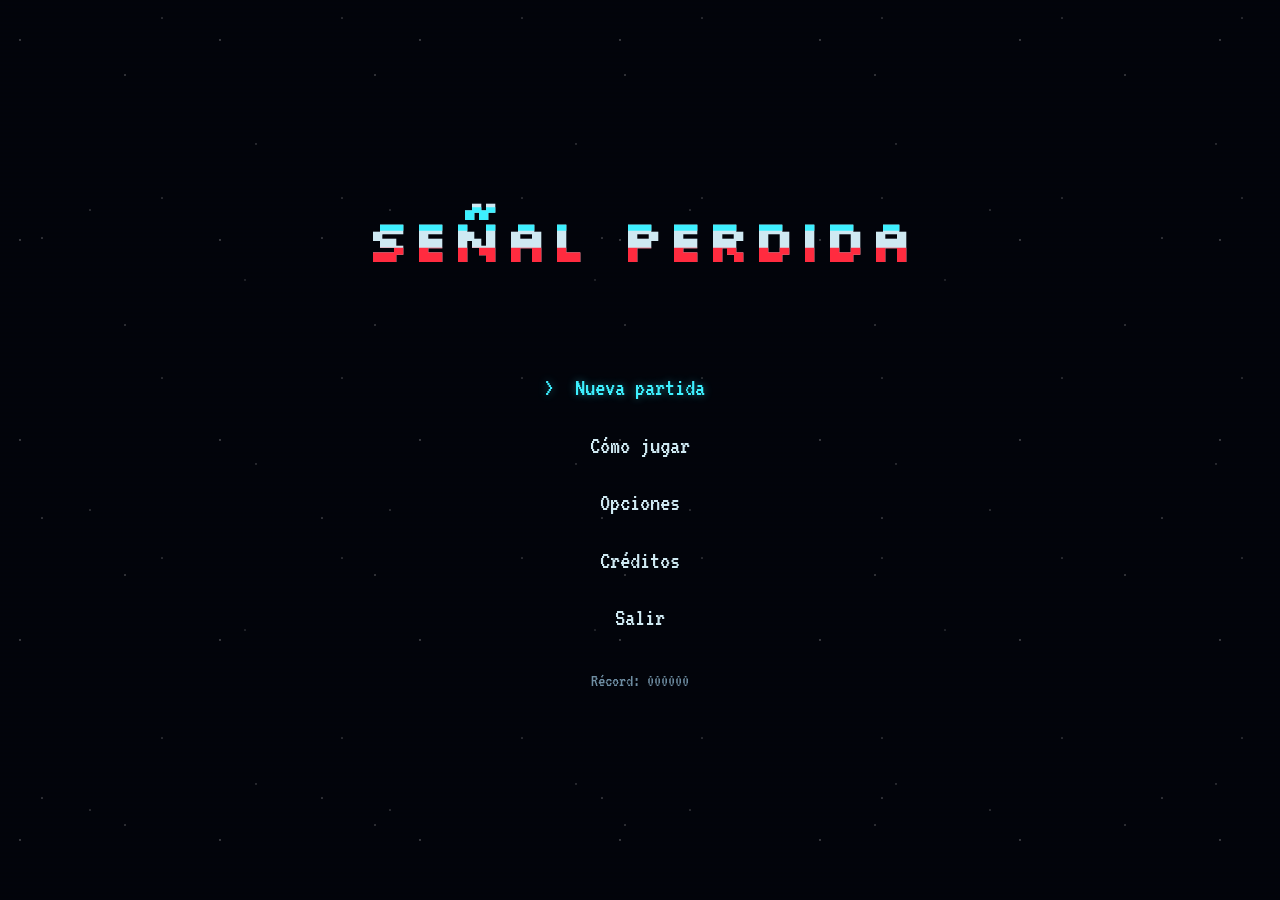
<file: index.html>
<!--
  index.html — Señal Perdida
  Estructura de capas (de fondo a frente):

  .game                     Raíz del juego. Recibe data-state, data-overlay, data-sub.
    .viewport               Clip del mundo visible. Recibe la sacudida de pantalla.
      .world                Contenedor escalado (transform: scale + translate3d).
        .scene              Fondo de la escena (--scene-image).
        .layer--entities    Entidades: robot, enemigos, proyectiles, pickups, plataformas.
        .layer--tutorial    Carteles del tutorial (creados dinámicamente por TutorialView).
        .layer--debug       Rejilla, rectángulos de colisión, cursor (solo con .is-debug).
    .hud                    HUD: batería, vidas, nivel, puntos, IDs, toast.
    .panel-layer            Panel de registro de tripulante (modal, pausa el juego).
    .screen--*              Pantallas de menú (visibilidad por CSS según data-state/overlay/sub).
    .debug-panel            Panel de texto de depuración (solo con .is-debug).
    .boot-message           Mensaje de arranque (visible hasta que JS asigna un estado).

  Convenciones:
  - data-ref="nombre" identifica elementos para JS (nunca clases).
  - Clases para CSS, data-ref para JS: renombrar un estilo nunca rompe la lógica.
  - <button> reales con foco nativo para accesibilidad y navegación por teclado.
  - viewport-fit=cover para pantallas con notch (safe-area-inset-* en el CSS).
-->
<!doctype html>
<html lang="es">
<head>
  <meta charset="utf-8">
  <meta name="viewport" content="width=device-width, initial-scale=1, maximum-scale=1, user-scalable=no, viewport-fit=cover">
  <meta name="description" content="Señal Perdida: un robot de mantenimiento investiga una estación espacial abandonada.">
  <title>Señal Perdida</title>

  <!-- CSS dividido por responsabilidad: base, mundo, entidades, plataformas,
       tutorial, HUD, paneles, pantallas de menú, depuración. -->
  <link rel="stylesheet" href="css/base.css">
  <link rel="stylesheet" href="css/world.css">
  <link rel="stylesheet" href="css/entities.css">
  <link rel="stylesheet" href="css/platforms.css">
  <link rel="stylesheet" href="css/tutorial.css">
  <link rel="stylesheet" href="css/hud.css">
  <link rel="stylesheet" href="css/panels.css">
  <link rel="stylesheet" href="css/screens.css">
  <link rel="stylesheet" href="css/decorations.css">
  <link rel="stylesheet" href="css/traps.css">
  <link rel="stylesheet" href="css/touch.css">
  <link rel="stylesheet" href="css/debug.css">

  <!-- Punto de entrada: type="module" se ejecuta después de parsear el HTML. -->
  <script type="module" src="js/main.js"></script>
</head>
<body>
  <main class="game" data-ref="game">

    <!-- Capa del mundo: viewport > world > scene + entities + debug -->
    <div class="viewport" data-ref="viewport">
      <div class="world" data-ref="world">
        <div class="scene" data-ref="scene"></div>
        <div class="layer layer--entities" data-ref="entities"></div>
        <div class="layer layer--debug" data-ref="debug-layer"></div>
      </div>
    </div>

    <!-- Capas de UI (fuera del mundo, no se mueven con la cámara) -->
    <div class="hud" data-ref="hud"></div>
    <div class="panel-layer" data-ref="panels"></div>

    <!-- === Pantallas de menú === -->

    <!-- Inicio -->
    <section class="screen screen--menu" data-ref="screen-menu">
      <div class="screen__starfield"></div>
      <div class="screen__content">
        <h1 class="title-glitch" data-text="Señal Perdida">Señal Perdida</h1>
        <div class="signal-wave" aria-hidden="true">
          <div class="signal-wave__line"></div>
        </div>
        <nav class="menu-buttons" data-ref="menu-buttons">
          <button data-ref="btn-new-game">Nueva partida</button>
          <button data-ref="btn-how-to-play">Cómo jugar</button>
          <button data-ref="btn-options">Opciones</button>
          <button data-ref="btn-credits">Créditos</button>
          <button data-ref="btn-exit">Salir</button>
        </nav>
        <p class="screen__record" data-ref="menu-record">Récord: 000000</p>
      </div>
    </section>

    <!-- Cómo jugar -->
    <section class="screen screen--how-to-play" data-ref="screen-how-to-play">
      <div class="screen__content screen__content--narrow">
        <h2 class="screen__title">Cómo jugar</h2>

        <h3 class="screen__subtitle">Objetivo</h3>
        <p>Descubrir qué pasó con la tripulación y escapar de la estación.</p>

        <h3 class="screen__subtitle">Controles</h3>
        <table class="controls-table">
          <thead>
            <tr><th>Acción</th><th>Teclado</th><th>Táctil</th></tr>
          </thead>
          <tbody>
            <tr><td>Mover</td><td>A / D o ← →</td><td>◀ ▶</td></tr>
            <tr><td>Saltar</td><td>Espacio / W / ↑</td><td>SALTAR</td></tr>
            <tr><td>Disparar</td><td>J</td><td>DISPARAR</td></tr>
            <tr><td>Pausa</td><td>Escape / P</td><td>—</td></tr>
          </tbody>
        </table>

        <h3 class="screen__subtitle">Reglas</h3>
        <ul class="screen__rules">
          <li>La <strong>batería</strong> baja con el tiempo, los golpes y los disparos.</li>
          <li>Recogé <strong>celdas de energía</strong> para recargar.</li>
          <li>Tenés <strong>3 intentos</strong>. Al agotar la batería perdés uno.</li>
          <li>Encontrá los <strong>9 IDs de tripulante</strong> ocultos en la estación.</li>
          <li>Las <strong>púas y peligros</strong> te devuelven al último lugar seguro.</li>
        </ul>

        <nav class="menu-buttons" data-ref="how-to-play-buttons">
          <button data-ref="btn-back-how-to-play">Volver</button>
        </nav>
      </div>
    </section>

    <!-- Opciones -->
    <section class="screen screen--options" data-ref="screen-options">
      <div class="screen__content screen__content--narrow">
        <h2 class="screen__title">Opciones</h2>

        <div class="options-list" data-ref="options-list">
          <button class="option-toggle" data-option="showTutorial" aria-pressed="true">Tutorial</button>
          <button class="option-toggle" data-option="screenShake" aria-pressed="true">Vibración de pantalla</button>
          <button class="option-toggle" data-option="crtEffect" aria-pressed="true">Efecto CRT</button>
          <button class="option-toggle" data-option="reducedMotion" aria-pressed="false">Movimiento reducido</button>
          <button class="option-toggle" data-option="timedEscape" aria-pressed="true">Escape cronometrado</button>
          <button class="option-toggle" data-ref="btn-fullscreen">Pantalla completa</button>
        </div>

        <nav class="menu-buttons" data-ref="options-buttons">
          <button data-ref="btn-back-options">Volver</button>
        </nav>
      </div>
    </section>

    <!-- Créditos -->
    <section class="screen screen--credits" data-ref="screen-credits">
      <div class="screen__content screen__content--narrow">
        <h2 class="screen__title">Créditos</h2>
        <p class="credits__game-title">Señal Perdida</p>
        <p class="credits__institution">Universidad José Cecilio del Valle, 2026</p>
        <h3 class="screen__subtitle">Equipo</h3>
        <ul class="credits__team">
          <li>Jafet Antonio Sevilla Ayala</li>
          <li>Roy David Urtecho</li>
          <li>Luis David Palomo</li>
        </ul>
        <h3 class="screen__subtitle">Fuentes</h3>
        <p>VT323 y Silkscreen — SIL Open Font License</p>
        <nav class="menu-buttons" data-ref="credits-buttons">
          <button data-ref="btn-back-credits">Volver</button>
        </nav>
      </div>
    </section>

    <!-- Historia entre niveles -->
    <section class="screen screen--story" data-ref="screen-story">
      <div class="screen__content screen__content--narrow">
        <h2 class="screen__title story__title" data-ref="story-title"></h2>
        <div class="story__lines" data-ref="story-lines"></div>
        <p class="story__hint">Enter / E para continuar</p>
        <nav class="menu-buttons" data-ref="story-buttons">
          <button data-ref="btn-story-continue">Continuar</button>
        </nav>
      </div>
    </section>

    <!-- Pausa (superpuesto) -->
    <section class="screen screen--paused" data-ref="screen-paused">
      <div class="screen__content screen__content--narrow">
        <h2 class="screen__title">Pausa</h2>
        <nav class="menu-buttons" data-ref="paused-buttons">
          <button data-ref="btn-resume">Continuar</button>
          <button data-ref="btn-restart-level">Reiniciar nivel</button>
          <button data-ref="btn-pause-how-to-play">Cómo jugar</button>
          <button data-ref="btn-pause-options">Opciones</button>
          <button data-ref="btn-exit-to-menu">Salir al menú</button>
        </nav>
        <div class="confirm-dialog" data-ref="confirm-dialog">
          <p class="confirm-dialog__text" data-ref="confirm-text"></p>
          <nav class="menu-buttons">
            <button data-ref="btn-confirm-yes">Sí</button>
            <button data-ref="btn-confirm-no">No</button>
          </nav>
        </div>
      </div>
    </section>

    <!-- Nivel completado (superpuesto) -->
    <section class="screen screen--level-complete" data-ref="screen-level-complete">
      <div class="screen__content screen__content--narrow">
        <h2 class="screen__title" data-ref="lc-title">Nivel completado</h2>
        <div class="level-complete-summary">
          <p>Bono de batería: <span data-ref="lc-battery-bonus">0</span></p>
          <p>IDs de este nivel: <span data-ref="lc-crew">0</span></p>
          <p>Puntos: <span data-ref="lc-score">0</span></p>
        </div>
        <nav class="menu-buttons" data-ref="lc-buttons">
          <button data-ref="btn-lc-continue">Continuar</button>
        </nav>
      </div>
    </section>

    <!-- Victoria -->
    <section class="screen screen--victory" data-ref="screen-victory">
      <div class="screen__content screen__content--narrow">
        <h2 class="screen__title victory__title">Señal restaurada</h2>
        <p class="victory__subtitle" data-ref="victory-subtitle"></p>
        <ul class="victory__crew-list" data-ref="victory-crew-list"></ul>
        <p class="victory__special" data-ref="victory-special"></p>
        <div class="victory__credits">
          <p class="victory__credits-title">SEÑAL PERDIDA</p>
          <p>Desarrollado por</p>
          <p>Jafet Antonio Sevilla Ayala</p>
          <p>Roy David Urtecho</p>
          <p>Luis David Palomo</p>
          <p class="victory__credits-inst">Universidad José Cecilio del Valle</p>
          <p class="victory__credits-inst">Ingeniería del Software — 2026</p>
        </div>
        <p class="victory__score">Puntos: <span data-ref="victory-score">0</span></p>
        <nav class="menu-buttons" data-ref="victory-buttons">
          <button data-ref="btn-victory-menu">ENTER — Volver al menú</button>
        </nav>
      </div>
    </section>

    <!-- Game Over -->
    <section class="screen screen--game-over" data-ref="screen-game-over">
      <div class="screen__static" aria-hidden="true"></div>
      <div class="screen__content">
        <h2 class="title-glitch title-glitch--small" data-text="Señal perdida">Señal perdida</h2>
        <p class="screen__flavor">La batería del robot se agotó por última vez.</p>

        <div class="game-over-summary" data-ref="game-over-summary">
          <p>Puntos: <span data-ref="go-score">0</span></p>
          <p>IDs encontrados: <span data-ref="go-crew">0</span>/9</p>
          <p>Récord: <span data-ref="go-record">0</span> <span class="new-record" data-ref="go-new-record" hidden>¡Nuevo récord!</span></p>
        </div>

        <nav class="menu-buttons" data-ref="game-over-buttons">
          <button data-ref="btn-restart">Reiniciar</button>
          <button data-ref="btn-go-menu">Salir al menú</button>
        </nav>
      </div>
    </section>

    <!-- Apagado (pantalla de salida) -->
    <section class="screen screen--off" data-ref="screen-off">
      <div class="screen__content">
        <p class="off__text">Sistema apagado. Ya podés cerrar esta pestaña.</p>
        <nav class="menu-buttons">
          <button data-ref="btn-power-on">Encender</button>
        </nav>
      </div>
    </section>

    <pre class="debug-panel" data-ref="debug-panel" aria-hidden="true"></pre>

    <p class="boot-message">
      Buscando señal…
      <span class="boot-message__hint">Si este mensaje no desaparece, abrí el juego con Live Server (clic derecho en index.html → Open with Live Server).</span>
    </p>
  </main>
</body>
</html>
</file>
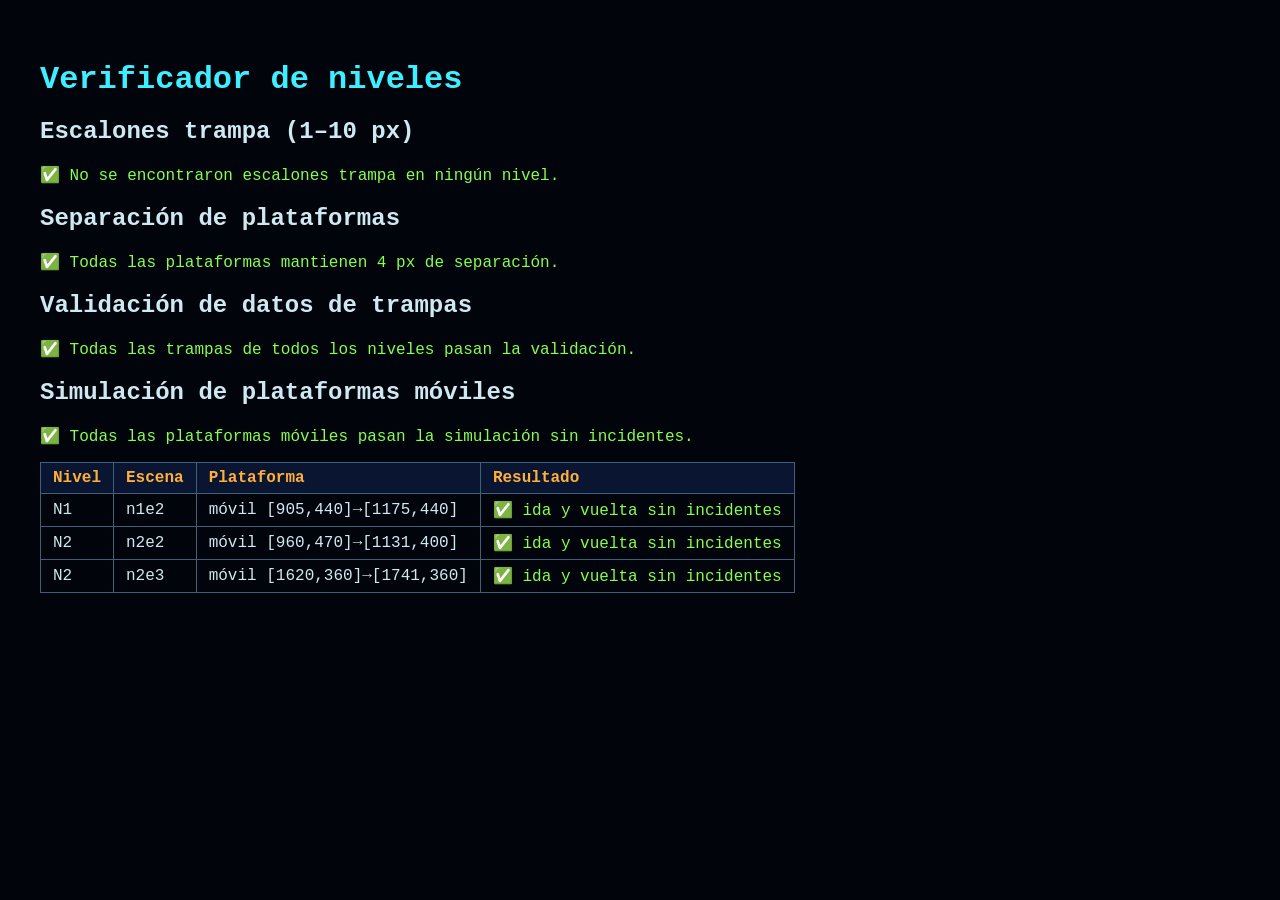
<file: tools/level-check.html>
<!doctype html>
<html lang="es">
<head>
  <meta charset="utf-8">
  <title>Detector de escalones — Señal Perdida</title>
  <style>
    body { background: #02040b; color: #cfe9f2; font-family: 'Courier New', monospace; padding: 2rem; }
    h1 { color: #3ef0ff; margin-bottom: 1rem; }
    table { border-collapse: collapse; margin: 1rem 0; }
    th, td { border: 1px solid #3e607a; padding: 6px 12px; text-align: left; }
    th { background: #0a1531; color: #ffb03a; }
    .pass { color: #86ff4f; }
    .fail { color: #ff2b3f; }
  </style>
  <script type="module" src="level-check.js"></script>
</head>
<body>
  <h1>Verificador de niveles</h1>
  <div id="output">Analizando niveles…</div>
</body>
</html>
</file>
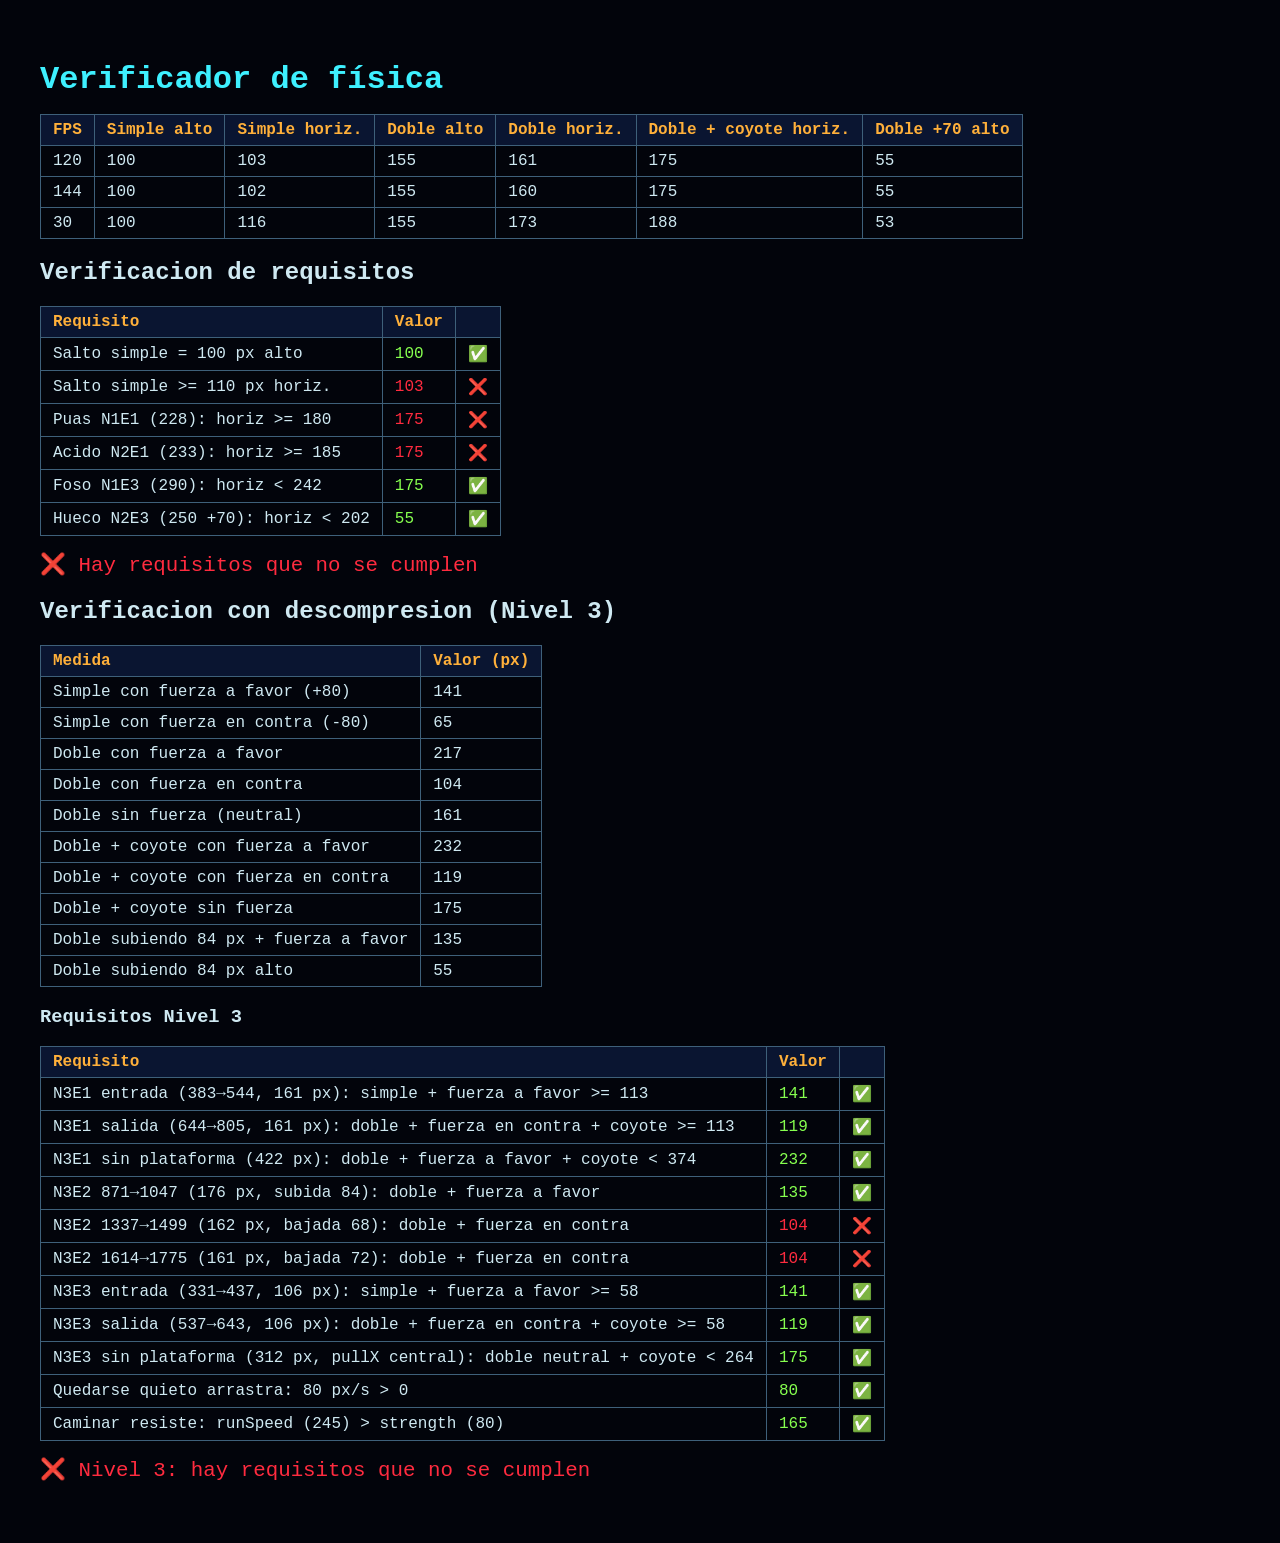
<file: tools/physics-check.html>
<!doctype html>
<html lang="es">
<head>
  <meta charset="utf-8">
  <title>Verificador de física — Señal Perdida</title>
  <style>
    body { background: #02040b; color: #cfe9f2; font-family: 'Courier New', monospace; padding: 2rem; }
    h1 { color: #3ef0ff; margin-bottom: 1rem; }
    table { border-collapse: collapse; margin: 1rem 0; }
    th, td { border: 1px solid #3e607a; padding: 6px 12px; text-align: left; }
    th { background: #0a1531; color: #ffb03a; }
    .pass { color: #86ff4f; }
    .fail { color: #ff2b3f; }
    #output { white-space: pre-wrap; }
  </style>
  <script type="module" src="physics-check.js"></script>
</head>
<body>
  <h1>Verificador de física</h1>
  <div id="output">Calculando…</div>
</body>
</html>
</file>
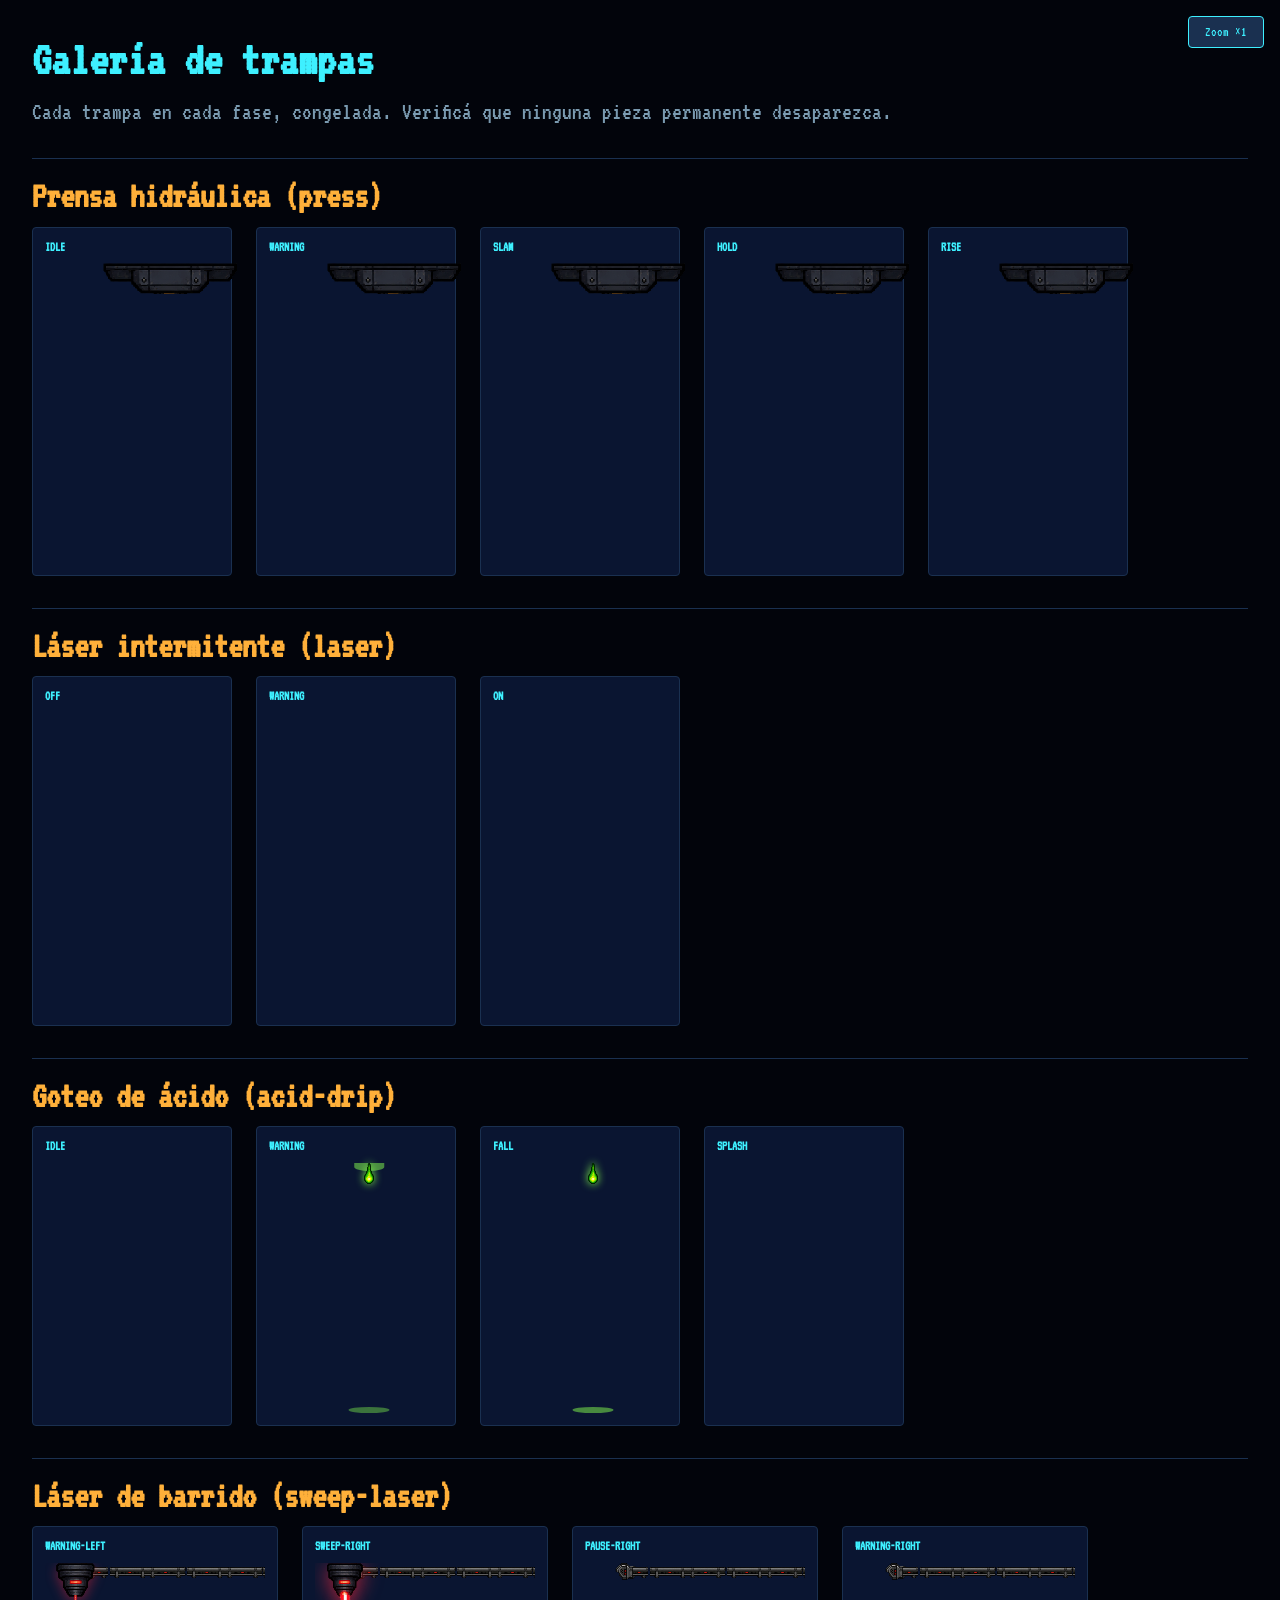
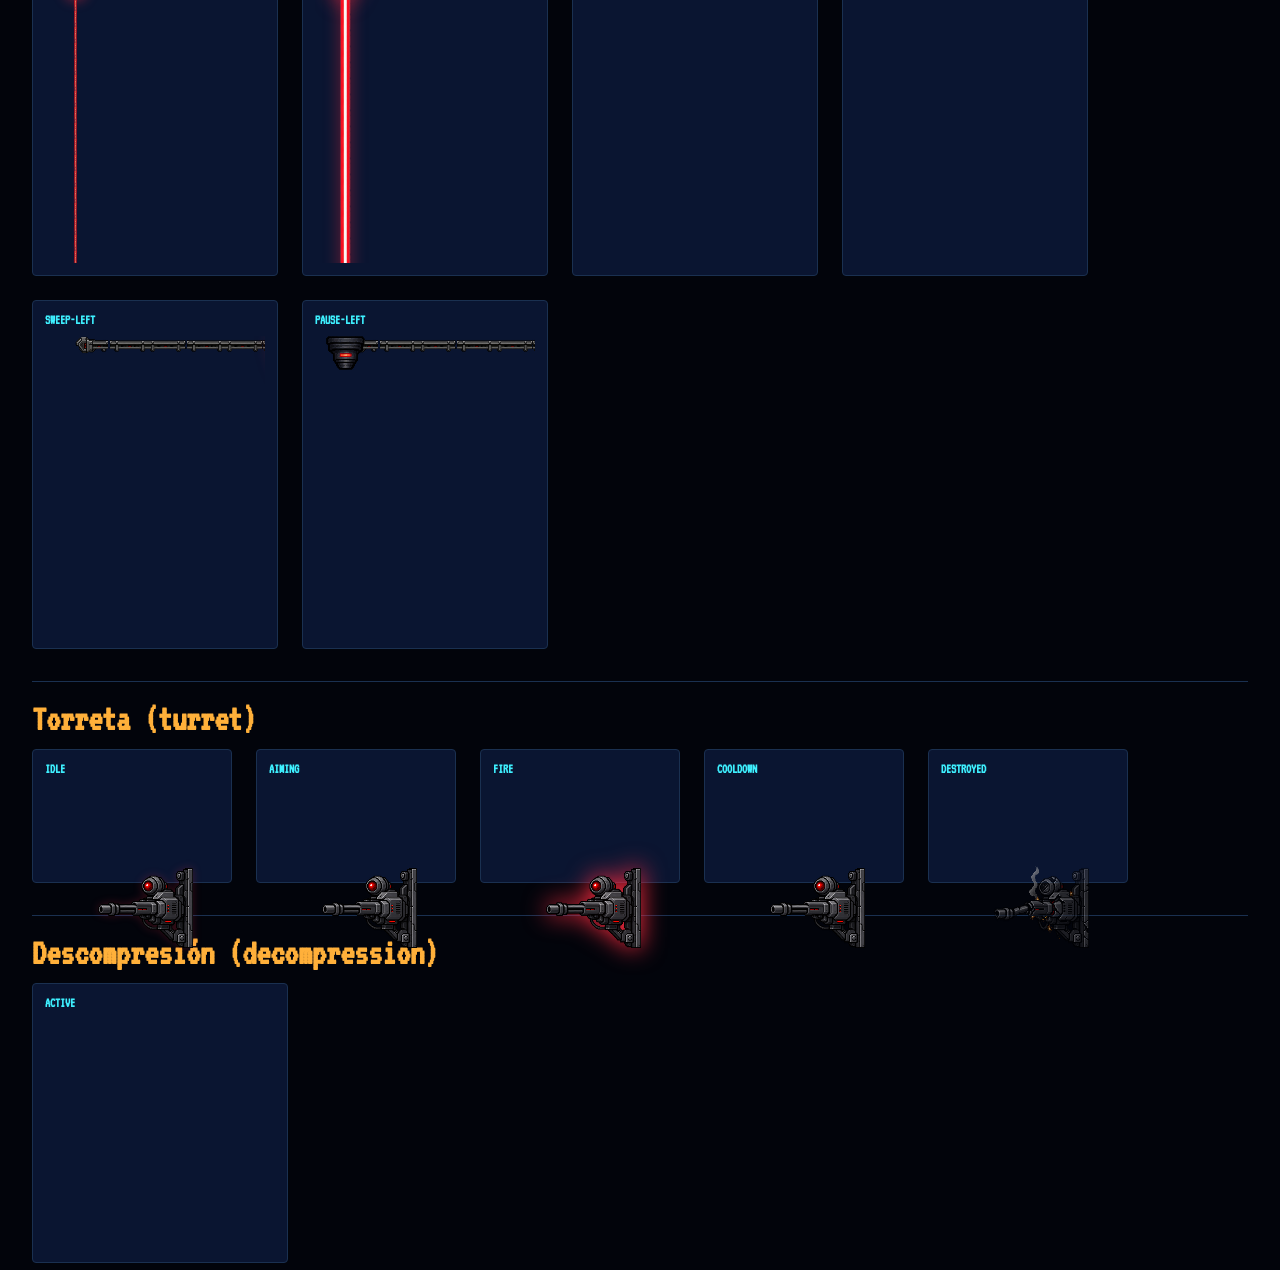
<file: tools/trap-gallery.html>
<!doctype html>
<html lang="es">
<head>
  <meta charset="utf-8">
  <title>Galería de trampas — Señal Perdida</title>
  <style>
    body {
      background: #02040b;
      color: #cfe9f2;
      font-family: 'Courier New', monospace;
      padding: 2rem;
      margin: 0;
    }
    h1 { color: #3ef0ff; margin-bottom: 0.5rem; }
    p.info { color: #7a9ab0; margin-top: 0; }
    .trap-type { margin: 2rem 0; border-top: 1px solid #1a3050; padding-top: 1rem; }
    .trap-type h2 { color: #ffb03a; margin-bottom: 0.5rem; }
    .phases { display: flex; flex-wrap: wrap; gap: 24px; }
    .phase-card {
      background: #0a1531;
      border: 1px solid #1a3050;
      border-radius: 4px;
      padding: 12px;
      min-width: 200px;
      position: relative;
    }
    .phase-card h3 {
      color: #3ef0ff;
      font-size: 13px;
      margin: 0 0 8px;
      text-transform: uppercase;
    }
    .phase-card .trap-container {
      position: relative;
      overflow: visible;
      image-rendering: pixelated;
      transform: scale(var(--gallery-zoom, 1));
      transform-origin: top left;
    }
    .zoom-btn {
      position: fixed;
      top: 1rem;
      right: 1rem;
      z-index: 100;
      padding: 0.5rem 1rem;
      background: #1a3050;
      color: #3ef0ff;
      border: 1px solid #3ef0ff;
      border-radius: 4px;
      cursor: pointer;
      font-family: inherit;
      font-size: 14px;
    }
    .zoom-btn:hover { background: #2a4060; }
  </style>
  <link rel="stylesheet" href="../css/base.css">
  <link rel="stylesheet" href="../css/traps.css">
  <script type="module" src="trap-gallery.js"></script>
</head>
<body>
  <h1>Galería de trampas</h1>
  <p class="info">Cada trampa en cada fase, congelada. Verificá que ninguna pieza permanente desaparezca.</p>
  <div id="gallery"></div>
</body>
</html>
</file>
<file: css/base.css>
/*
 * base.css — Tokens de diseño, fuentes locales, reset y mensaje de arranque.
 *
 * Paleta: todos los colores del juego se definen aquí como custom properties.
 *   --color-void / --color-deep: fondos de espacio profundo.
 *   --color-signal / --color-signal-dim: cian del robot y la tecnología.
 *   --color-alarm: rojo de peligro, daño y alertas.
 *   --color-amber: nivel 1, IDs de tripulante, advertencias.
 *   --color-acid: nivel 2 (ácido).
 *
 * Fuentes: locales (woff2) para evitar carga de red.
 *   --font-terminal (VT323): textos de juego, bitácoras, HUD.
 *   --font-display (Silkscreen): títulos y botones de menú.
 *
 * Técnicas:
 * - font-display: swap para que el texto se muestre inmediatamente con la fuente del sistema
 *   y se reemplace cuando la fuente personalizada cargue, evitando texto invisible.
 * - touch-action: none y overscroll-behavior: none previenen gestos del navegador
 *   (scroll, zoom, rebote) que interfieren con el juego en dispositivos táctiles.
 * - El mensaje de arranque se oculta con .game[data-state], que JS asigna al iniciar:
 *   si el JS falla, el jugador ve el mensaje en vez de una pantalla negra.
 */

@font-face {
  font-family: 'VT323';
  src: url('../assets/fonts/vt323.woff2') format('woff2');
  font-display: swap;
}

@font-face {
  font-family: 'Silkscreen';
  src: url('../assets/fonts/silkscreen.woff2') format('woff2');
  font-display: swap;
}

:root {
  /* Paleta: fondo de espacio, luz del robot y alarmas (documento de concepto). */
  --color-void: #02040b;
  --color-deep: #0a1531;
  --color-signal: #3ef0ff;
  --color-signal-dim: rgb(62 240 255 / 0.45);
  --color-alarm: #ff2b3f;
  --color-amber: #ffb03a;
  --color-acid: #86ff4f;
  --color-text: #cfe9f2;
  --color-text-dim: #6f8ea3;

  /* Terminal para textos (bitácoras, HUD); pixel para títulos y botones. */
  --font-terminal: 'VT323', 'Courier New', monospace;
  --font-display: 'Silkscreen', 'Courier New', monospace;

  --text-small: 1.125rem;
  --text-body: 1.5rem;
}

*,
*::before,
*::after {
  box-sizing: border-box;
  margin: 0;
  padding: 0;
}

html,
body {
  height: 100%;
}

body {
  background: var(--color-void);
  color: var(--color-text);
  font-family: var(--font-terminal);
  font-size: var(--text-body);
  line-height: 1.2;
  overflow: hidden;
  /* En celular: sin rebote de scroll, sin zoom por doble toque, sin selección accidental. */
  overscroll-behavior: none;
  touch-action: none;
  user-select: none;
  -webkit-tap-highlight-color: transparent;
}

/* Mensaje de arranque: visible hasta que el JS asigna un estado al juego. */
.boot-message {
  position: absolute;
  inset: 0;
  display: grid;
  place-content: center;
  gap: 1rem;
  padding: 2rem;
  text-align: center;
  font-family: var(--font-display);
  color: var(--color-signal);
  background: var(--color-void);
}

.boot-message__hint {
  max-width: 34ch;
  font-family: var(--font-terminal);
  font-size: var(--text-small);
  color: var(--color-text-dim);
}

.game[data-state] .boot-message {
  display: none;
}

/* Acento por nivel: cada tema redefine este token. */
.game[data-theme="cargo"]  { --color-level-accent: var(--color-amber); }
.game[data-theme="lab"]    { --color-level-accent: #8faab8; }
.game[data-theme="bridge"] { --color-level-accent: #ff4455; }

/* Opciones del jugador: el CSS decide qué apagar. */
.game.no-crt .screen--menu::after { display: none; }
.game.no-crt .screen__static { display: none; }
</file>
<file: css/world.css>
/*
 * world.css — Cámara virtual, escala del mundo y fondo de escena.
 *
 * El mundo mide 2172 × 724 px (tamaño de la imagen de fondo) y se escala con
 * transform: scale() para llenar el alto de la pantalla. La cámara se desplaza
 * horizontalmente con translate3d() — ambos en un solo transform compuesto.
 *
 * Técnicas:
 * - transform en vez de layout properties: scale + translate3d es la forma más
 *   barata de mover todo el escenario porque no provoca recálculo de layout.
 * - will-change: transform avisa al navegador que habrá cambios frecuentes,
 *   permitiéndole crear una capa compuesta (GPU) para el mundo.
 * - transform-origin: 0 0 para que el escalado parta de la esquina superior
 *   izquierda (misma coordenada que las entidades).
 * - image-rendering: pixelated mantiene los bordes nítidos del pixel art al escalar.
 * - JS escribe --world-scale, --camera-x y --scene-image; el CSS decide cómo usarlos.
 */

.game {
  position: fixed;
  inset: 0;
  overflow: hidden;
  background: radial-gradient(ellipse at 50% 40%, var(--color-deep), var(--color-void) 70%);
}

.viewport {
  position: absolute;
  inset: 0;
  overflow: hidden;
}

/* El mundo mide lo mismo que la imagen (2172 × 724) y se escala para llenar
   el alto de la pantalla. transform no provoca recálculo de layout: es lo más
   barato para mover todo el escenario en cada frame. */
.world {
  position: absolute;
  left: 0;
  top: 0;
  width: calc(var(--world-width) * 1px);
  height: calc(var(--world-height) * 1px);
  transform-origin: 0 0;
  /* Se lee de derecha a izquierda: primero se desplaza la cámara, luego se escala. */
  transform: scale(var(--world-scale, 1)) translate3d(calc(var(--camera-x, 0) * -1px), 0, 0);
  will-change: transform;
}

.scene {
  position: absolute;
  inset: 0;
  background: var(--scene-image) 0 0 / 100% 100% no-repeat;
  /* Al ampliar, cada píxel del arte queda nítido en lugar de difuminarse. */
  image-rendering: pixelated;
}

.layer {
  position: absolute;
  inset: 0;
  pointer-events: none;
}
</file>
<file: css/entities.css>
/*
 * entities.css — Sprites y animaciones de todas las entidades del juego.
 *
 * Arquitectura sprite:
 * - .entity: caja invisible del tamaño de la hitbox, posicionada con --x/--y.
 * - .entity__sprite: imagen centrada horizontalmente y alineada al borde inferior
 *   de la caja. Suele ser más grande que la hitbox (el dibujo sobresale).
 *
 * Hojas de sprites genéricas (.sprite-sheet):
 * - @property registra --frame-col y --frame-row como <integer>, lo que permite
 *   animarlas con steps() sin que el navegador interpole valores intermedios.
 * - background-size y background-position se calculan con una sola fórmula a
 *   partir de --sheet-cols, --sheet-rows, --frame-col y --frame-row.
 * - Robot (3×3), tira de correr (3×1) y criatura (4×2) usan la misma regla.
 *
 * Técnicas CSS notables:
 * - scaleX(var(--facing)) voltea el sprite sin imagen duplicada.
 * - translate, rotate y scale como propiedades individuales evitan pisar el
 *   transform que posiciona y voltea el sprite.
 * - ::after para el fogonazo del cañón (efecto temporal, no necesita elemento propio).
 * - mask-image con repeating-linear-gradient para las líneas de materialización.
 * - clip-path: inset() para revelar el sprite de abajo hacia arriba en el respawn.
 * - drop-shadow en el padre (.entity--player) para el aura roja de daño, separada
 *   de las animaciones del sprite hijo.
 * - Las duraciones CSS (--run-cycle, --death-duration, etc.) se sincronizan con
 *   config.js a través de variables que game.js escribe una vez al arrancar.
 *
 * Movimiento reducido (@media prefers-reduced-motion):
 * - Elimina squash/stretch, sacudida, chispas de muerte.
 * - Reduce la frecuencia de parpadeo de invulnerabilidad.
 * - Aura roja fija (sin pulso).
 */

.entity {
  position: absolute;
  left: 0;
  top: 0;
  width: calc(var(--w) * 1px);
  height: calc(var(--h) * 1px);
  transform: translate3d(calc(var(--x) * 1px), calc(var(--y) * 1px), 0);
}

.entity__sprite {
  position: absolute;
  left: 50%;
  bottom: 0;
  background: center bottom / contain no-repeat;
  /* scaleX(-1) voltea el dibujo sin necesitar una segunda imagen. */
  transform: translateX(-50%) scaleX(var(--facing, 1));
}

.entity.is-facing-left {
  --facing: -1;
}

/* ===== Hojas de sprites: regla genérica ===== */
/* --sheet-cols/--sheet-rows definen la grilla; --frame-col/--frame-row eligen el frame.
   Robot (3×3), tira de correr (3×1) y criatura (4×2) usan esta misma regla.
   @property permite animar --frame-col con steps() sin interpolar valores intermedios. */

@property --frame-col {
  syntax: "<integer>";
  inherits: true;
  initial-value: 0;
}

@property --frame-row {
  syntax: "<integer>";
  inherits: true;
  initial-value: 0;
}

.sprite-sheet {
  background-size:
    calc(var(--sheet-cols, 1) * 100%)
    calc(var(--sheet-rows, 1) * 100%);
  background-position:
    calc(100% * var(--frame-col) / max(1, var(--sheet-cols, 1) - 1))
    calc(100% * var(--frame-row) / max(1, var(--sheet-rows, 1) - 1));
  background-repeat: no-repeat;
}

/* Ciclos de --frame-col reutilizables: steps(N) en la animación hace que
   --frame-col cambie de forma discreta gracias al @property <integer>. */

@keyframes cycle-3-frames {
  from { --frame-col: 0; }
  to   { --frame-col: 3; }
}

@keyframes cycle-2-walk-frames {
  from { --frame-col: 1; }
  to   { --frame-col: 3; }
}

/* ===== Robot: hoja de sprites 3x3 ===== */

.robot-sprite {
  background-image: url('../assets/sprites/robot.png');
  --sheet-cols: 3;
  --sheet-rows: 3;
}

.entity--player .entity__sprite {
  width: calc(var(--robot-frame-w) * 1px);
  height: calc(var(--robot-frame-h) * 1px);
  filter:
    drop-shadow(0 0 1px var(--color-signal))
    drop-shadow(0 0 4px var(--color-signal-dim));
  transform-origin: center bottom;
}

/* --- Frames en uso de robot.png (grilla 3x3) ---
   Frame 1 reposo      (0,0) -> 0%   0%
   Frame 4 subiendo    (0,1) -> 0%   50%
   Frame 5 cayendo     (1,1) -> 50%  50%
   Frame 6 ataque      (2,1) -> 100% 50%
   Frame 7 dano        (0,2) -> 0%   100%
   Frame 8 arrodillado (1,2) -> 50%  100%
   Frame 9 tirado      (2,2) -> 100% 100%
   Frames 2-3 (correr) ya no se usan: la corrida usa robot_correr.png */

/* Reposo: frame 1 (default, ya puesto en .robot-sprite) */

/* --- Correr: tira dedicada robot_correr.png (3 frames en fila, 3×1) --- */
.entity--player.is-running .entity__sprite {
  background-image: url('../assets/sprites/robot_correr.png');
  --sheet-cols: 3;
  --sheet-rows: 1;
  animation: cycle-3-frames var(--run-cycle) steps(3) infinite;
}

/* --- Subiendo: frame 4 (col 0, fila 1) + estirar --- */
.entity--player.is-rising .entity__sprite {
  --frame-col: 0;
  --frame-row: 1;
  scale: 0.9 1.1;
}

/* --- Cayendo: frame 5 (col 1, fila 1) --- */
.entity--player.is-falling .entity__sprite {
  --frame-col: 1;
  --frame-row: 1;
  scale: 0.95 1.05;
}

/* --- Aterrizar: aplastamiento --- */
.entity--player.is-landing .entity__sprite {
  animation: player-land var(--land-duration) ease-out forwards;
}

@keyframes player-land {
  0% { scale: 1.2 0.8; }
  100% { scale: 1 1; }
}

/* --- Ataque en el suelo: frame 6 (col 2, fila 1) + retroceso --- */
.entity--player.is-attacking .entity__sprite {
  --frame-col: 2;
  --frame-row: 1;
  translate: calc(var(--facing, 1) * -4px) 0;
}

/* Fogonazo del canon: pseudo-elemento en la boca */
.entity--player.is-attacking .entity__sprite::after,
.entity--player.is-muzzle-flash .entity__sprite::after {
  content: '';
  position: absolute;
  top: calc(var(--muzzle-y) * 1px);
  /* Lado hacia donde mira; scaleX lo voltea junto con el sprite */
  right: -12px;
  width: 18px;
  height: 10px;
  background: radial-gradient(ellipse, #fff 20%, var(--color-signal) 60%, transparent 100%);
  border-radius: 50%;
  animation: muzzle-flash 0.1s ease-out forwards;
}

@keyframes muzzle-flash {
  0% { opacity: 1; scale: 0.5; }
  50% { opacity: 1; scale: 1.2; }
  100% { opacity: 0; scale: 1.5; }
}

/* --- Aura roja de dano: en el padre para no pisar la animacion del sprite --- */
.entity--player.has-hurt-aura:not(.is-dying):not(.is-respawning) {
  animation: hurt-aura-pulse var(--hurt-aura-duration) ease-in-out forwards;
}

@keyframes hurt-aura-pulse {
  0% { filter: drop-shadow(0 0 8px var(--color-alarm)) drop-shadow(0 0 14px var(--color-alarm)); }
  15% { filter: drop-shadow(0 0 5px var(--color-alarm)) drop-shadow(0 0 10px var(--color-alarm)); }
  30% { filter: drop-shadow(0 0 7px var(--color-alarm)) drop-shadow(0 0 12px var(--color-alarm)); }
  50% { filter: drop-shadow(0 0 4px var(--color-alarm)) drop-shadow(0 0 8px var(--color-alarm)); }
  70% { filter: drop-shadow(0 0 5px var(--color-alarm)) drop-shadow(0 0 9px var(--color-alarm)); }
  100% { filter: none; }
}

/* --- Dano: frame 7 (col 0, fila 2) + parpadeo rojo/blanco --- */
.entity--player.is-hurt-frame .entity__sprite {
  --frame-col: 0;
  --frame-row: 2;
  filter:
    drop-shadow(0 0 1px var(--color-signal))
    drop-shadow(0 0 4px var(--color-signal-dim))
    drop-shadow(0 0 6px var(--color-alarm));
  animation: player-hurt-blink 0.1s steps(2) infinite;
}

@keyframes player-hurt-blink {
  0% { filter: brightness(1) drop-shadow(0 0 6px var(--color-alarm)); }
  50% { filter: brightness(2.5) drop-shadow(0 0 8px #fff); }
  100% { filter: brightness(1) drop-shadow(0 0 6px var(--color-alarm)); }
}

/* --- Invulnerabilidad: parpadeo de opacidad (despues del frame de dano) --- */
.entity--player.is-invulnerable .entity__sprite {
  animation: player-invuln 0.12s steps(2) infinite;
}

@keyframes player-invuln {
  0% { opacity: 1; }
  50% { opacity: 0.3; }
  100% { opacity: 1; }
}

/* --- Muerte: frames 8 y 9 + efectos --- */
.entity--player.is-dying .entity__sprite {
  --frame-row: 2;
  animation: player-death var(--death-duration) steps(1, end) forwards;
}

@keyframes player-death {
  0%, 39% { --frame-col: 1; }
  40%, 100% { --frame-col: 2; }
}

/* Chispas durante la muerte */
.entity--player.is-dying .entity__sprite::before {
  content: '';
  position: absolute;
  inset: -4px;
  background: radial-gradient(circle at 30% 50%, var(--color-signal) 0%, transparent 40%),
              radial-gradient(circle at 70% 30%, var(--color-alarm) 0%, transparent 35%);
  animation: death-sparks var(--death-duration) ease-out forwards;
}

@keyframes death-sparks {
  0% { opacity: 1; scale: 0.8; }
  40% { opacity: 0.8; scale: 1.2; }
  70% { opacity: 0.3; scale: 1.5; }
  100% { opacity: 0; scale: 1.8; }
}

/* Humo */
.entity--player.is-dying .entity__sprite::after {
  content: '';
  position: absolute;
  bottom: 0;
  left: 50%;
  width: 60px;
  height: 40px;
  transform: translateX(-50%);
  background: radial-gradient(ellipse, rgb(100 120 140 / 0.6) 0%, transparent 70%);
  animation: death-smoke var(--death-duration) ease-out forwards;
}

@keyframes death-smoke {
  0% { opacity: 0; translate: 0 0; }
  30% { opacity: 0.7; translate: 0 -10px; }
  100% { opacity: 0; translate: 0 -30px; }
}

/* Visor apagandose */
.entity--player.is-dying {
  filter: brightness(1);
  animation: death-visor-off var(--death-duration) ease-in forwards;
}

@keyframes death-visor-off {
  0%, 60% { filter: brightness(1); }
  100% { filter: brightness(0.3) grayscale(0.8); }
}

/* --- Reaparecer: frame 8 (col 1, fila 2) con lineas cian de abajo hacia arriba --- */
.entity--player.is-respawning .entity__sprite {
  --frame-col: 1;
  --frame-row: 2;
  animation: respawn-materialize var(--respawn-duration) ease-out forwards;
  /* Lineas horizontales como efecto de materializacion */
  -webkit-mask-image: repeating-linear-gradient(
    0deg, #000 0px, #000 2px, transparent 2px, transparent 4px
  );
  mask-image: repeating-linear-gradient(
    0deg, #000 0px, #000 2px, transparent 2px, transparent 4px
  );
}

@keyframes respawn-materialize {
  0% {
    clip-path: inset(100% 0 0 0);
    opacity: 0.3;
    filter: brightness(2) drop-shadow(0 0 12px var(--color-signal));
  }
  70% {
    clip-path: inset(0 0 0 0);
    opacity: 0.8;
  }
  85% {
    -webkit-mask-image: none;
    mask-image: none;
    filter: brightness(1.5) drop-shadow(0 0 6px var(--color-signal));
  }
  100% {
    clip-path: inset(0 0 0 0);
    opacity: 1;
    -webkit-mask-image: none;
    mask-image: none;
    filter:
      drop-shadow(0 0 1px var(--color-signal))
      drop-shadow(0 0 4px var(--color-signal-dim));
  }
}

/* --- Sacudida de pantalla: animacion en el viewport --- */
.game.is-shaking .viewport {
  animation: screen-shake var(--shake-duration) ease-out;
}

@keyframes screen-shake {
  0% { translate: calc(var(--shake-intensity) * -1px) calc(var(--shake-intensity) * 1px); }
  20% { translate: calc(var(--shake-intensity) * 1px) calc(var(--shake-intensity) * -0.5px); }
  40% { translate: calc(var(--shake-intensity) * -0.5px) calc(var(--shake-intensity) * 0.8px); }
  60% { translate: calc(var(--shake-intensity) * 0.8px) calc(var(--shake-intensity) * -0.3px); }
  80% { translate: calc(var(--shake-intensity) * -0.3px) calc(var(--shake-intensity) * 0.2px); }
  100% { translate: 0 0; }
}

/* Desactivar sacudida si el jugador lo eligio */
.game.no-shake .viewport { animation: none !important; }

/* --- Movimiento reducido --- */
@media (prefers-reduced-motion: reduce) {
  .entity--player.is-rising .entity__sprite,
  .entity--player.is-falling .entity__sprite { scale: 1 1; }
  .entity--player.is-landing .entity__sprite { animation: none; }
  .entity--player.is-attacking .entity__sprite { translate: 0 0; }
  .entity--player.is-invulnerable .entity__sprite { animation-duration: 0.3s; }
  .entity--player.has-hurt-aura:not(.is-dying):not(.is-respawning) {
    filter: drop-shadow(0 0 6px var(--color-alarm));
    animation: none;
  }
  .game.is-shaking .viewport { animation: none; }
  .entity--player.is-dying .entity__sprite::before { display: none; }
  .entity--enemy.is-windup .entity__sprite {
    filter:
      drop-shadow(0 0 8px var(--color-alarm))
      drop-shadow(0 0 12px rgb(255 50 50 / 0.6));
    animation: none;
  }
}

/* ===== Disparo ===== */
.entity--projectile .entity__sprite {
  width: 100%;
  height: 100%;
  left: 0;
  bottom: auto;
  top: 0;
  transform: none;
  background:
    linear-gradient(90deg,
      transparent 0%,
      var(--color-signal) 20%,
      #fff 50%,
      var(--color-signal) 80%,
      transparent 100%);
  border-radius: 3px;
  box-shadow:
    0 0 6px var(--color-signal),
    0 0 12px var(--color-signal-dim);
}

.entity--projectile.is-facing-left .entity__sprite {
  background:
    linear-gradient(270deg,
      transparent 0%,
      var(--color-signal) 20%,
      #fff 50%,
      var(--color-signal) 80%,
      transparent 100%);
}

/* Proyectil enemigo: esfera roja pulsante */
.entity--projectile.is-enemy .entity__sprite {
  background: radial-gradient(circle, #fff 20%, var(--color-alarm) 50%, rgb(255 43 63 / 0.3) 100%);
  border-radius: 50%;
  box-shadow:
    0 0 8px var(--color-alarm),
    0 0 16px rgb(255 43 63 / 0.4);
  animation: enemy-projectile-pulse 0.3s ease-in-out infinite alternate;
}

@keyframes enemy-projectile-pulse {
  from { box-shadow: 0 0 6px var(--color-alarm), 0 0 12px rgb(255 43 63 / 0.3); }
  to   { box-shadow: 0 0 10px var(--color-alarm), 0 0 20px rgb(255 43 63 / 0.5); }
}

/* ===== Coleccionables ===== */
.entity--crew-id .entity__sprite,
.entity--energy-cell .entity__sprite {
  width: 100%;
  height: 100%;
  left: 0;
  bottom: auto;
  top: 0;
  transform: none;
  background-size: contain;
  background-position: center;
  background-repeat: no-repeat;
  animation: pickup-float 2s ease-in-out infinite;
}

.entity--crew-id .entity__sprite {
  background-image: url('../assets/sprites/id_tripulante.png');
  filter: drop-shadow(0 0 6px var(--color-amber)) drop-shadow(0 0 12px rgb(255 176 58 / 0.4));
  animation: pickup-float 2s ease-in-out infinite, pickup-glow-amber 1.5s ease-in-out infinite alternate;
}

.entity--energy-cell .entity__sprite {
  background-image: url('../assets/sprites/celda_energia.png');
  filter: drop-shadow(0 0 6px var(--color-signal)) drop-shadow(0 0 12px var(--color-signal-dim));
  animation: pickup-float 2s ease-in-out infinite, pickup-glow-cyan 1.5s ease-in-out infinite alternate;
}

@keyframes pickup-float {
  0%, 100% { translate: 0 0; }
  50% { translate: 0 -6px; }
}

@keyframes pickup-glow-amber {
  from { filter: drop-shadow(0 0 4px var(--color-amber)) drop-shadow(0 0 8px rgb(255 176 58 / 0.3)); }
  to { filter: drop-shadow(0 0 8px var(--color-amber)) drop-shadow(0 0 16px rgb(255 176 58 / 0.5)); }
}

@keyframes pickup-glow-cyan {
  from { filter: drop-shadow(0 0 4px var(--color-signal)) drop-shadow(0 0 8px var(--color-signal-dim)); }
  to { filter: drop-shadow(0 0 8px var(--color-signal)) drop-shadow(0 0 16px var(--color-signal-dim)); }
}

/* Recogido: destello y desaparicion */
.entity--crew-id.is-collected .entity__sprite,
.entity--energy-cell.is-collected .entity__sprite {
  animation: pickup-collect var(--collect-duration) ease-out forwards;
}

@keyframes pickup-collect {
  0% { scale: 1; opacity: 1; filter: brightness(1); }
  30% { scale: 1.3; opacity: 1; filter: brightness(2.5); }
  100% { scale: 1.6; opacity: 0; filter: brightness(3); translate: 0 -16px; }
}

/* Soltado por una criatura: salta hacia arriba y luego flota */
.entity--crew-id.is-dropped .entity__sprite {
  animation: pickup-drop 0.5s ease-out forwards, pickup-float 2s ease-in-out 0.5s infinite,
    pickup-glow-amber 1.5s ease-in-out 0.5s infinite alternate;
}

@keyframes pickup-drop {
  0%   { translate: 0 20px; opacity: 0; scale: 0.5; }
  40%  { translate: 0 -20px; opacity: 1; scale: 1.1; }
  100% { translate: 0 0; opacity: 1; scale: 1; }
}

.game.reduced-motion .entity--crew-id.is-dropped .entity__sprite {
  animation: none;
  opacity: 1;
}

/* ===== Espantapajaros ===== */
.entity--training-dummy .entity__sprite {
  width: calc(var(--dummy-sprite-w) * 1px);
  height: calc(var(--dummy-sprite-h) * 1px);
  /* El sprite es mas alto que la hitbox: su base va debajo de la hitbox */
  bottom: calc(var(--dummy-bottom-offset) * -1px);
  background-image: url('../assets/sprites/espantapajaros.png');
  background-size: contain;
  background-repeat: no-repeat;
}

.entity--training-dummy.is-hit .entity__sprite {
  filter: brightness(3);
  transition: filter 0.08s;
  animation: dummy-shake 0.15s ease-out;
}

@keyframes dummy-shake {
  0% { translate: -3px 0; }
  25% { translate: 3px 0; }
  50% { translate: -2px 0; }
  75% { translate: 1px 0; }
  100% { translate: 0 0; }
}

.entity--training-dummy .entity__hit-count {
  position: absolute;
  bottom: 100%;
  left: 50%;
  transform: translateX(-50%);
  padding: 1px 5px;
  font-family: var(--font-terminal);
  font-size: 14px;
  color: var(--color-signal);
  background: rgb(2 4 11 / 0.75);
  border-radius: 2px;
  white-space: nowrap;
  opacity: 0;
  transition: opacity 0.2s;
}

.entity--training-dummy.has-hits .entity__hit-count {
  opacity: 1;
}

/* ===== Criatura: hoja de sprites 4x2 ===== */

.creature-sprite {
  background-image: url('../assets/sprites/criatura.png');
  --sheet-cols: 4;
  --sheet-rows: 2;
}

.entity--enemy .entity__sprite {
  width: calc(var(--enemy-frame-w) * 1px);
  height: calc(var(--enemy-frame-h) * 1px);
  filter:
    drop-shadow(0 0 2px var(--color-alarm))
    drop-shadow(0 0 4px rgb(255 50 50 / 0.4));
}

/* Caminar: frames 2 y 3 (col 1–2, fila 0) */
.entity--enemy.is-walking .entity__sprite {
  animation: cycle-2-walk-frames var(--enemy-walk-cycle) steps(2) infinite;
}

/* Preparar ataque: frame 4 (col 3, fila 0), pulso rojo intenso como aviso */
.entity--enemy.is-windup .entity__sprite {
  --frame-col: 3;
  --frame-row: 0;
  animation: enemy-windup-pulse 0.35s ease-in-out infinite;
}

@keyframes enemy-windup-pulse {
  0%, 100% {
    filter:
      drop-shadow(0 0 4px var(--color-alarm))
      drop-shadow(0 0 6px rgb(255 50 50 / 0.4));
  }
  50% {
    filter:
      drop-shadow(0 0 10px var(--color-alarm))
      drop-shadow(0 0 18px rgb(255 50 50 / 0.7));
  }
}

/* Zarpazo: frame 5 (col 0, fila 1) */
.entity--enemy.is-strike .entity__sprite {
  --frame-col: 0;
  --frame-row: 1;
}

/* Dano recibido: frame 6 (col 1, fila 1), destello blanco breve */
.entity--enemy.is-hurt .entity__sprite {
  --frame-col: 1;
  --frame-row: 1;
  animation: enemy-hurt-flash var(--enemy-hurt-time) ease-out forwards;
}

@keyframes enemy-hurt-flash {
  0% { filter: brightness(3) drop-shadow(0 0 6px #fff); }
  100% {
    filter:
      drop-shadow(0 0 2px var(--color-alarm))
      drop-shadow(0 0 4px rgb(255 50 50 / 0.4));
  }
}

/* Muriendo: frame 7 (col 2, fila 1) */
.entity--enemy.is-dying .entity__sprite {
  --frame-col: 2;
  --frame-row: 1;
}

/* Muerta: frame 8 (col 3, fila 1) */
.entity--enemy.is-dead .entity__sprite {
  --frame-col: 3;
  --frame-row: 1;
}

/* Desvanecimiento final */
.entity--enemy.is-fading {
  transition: opacity var(--enemy-fade-time) ease-out;
  opacity: 0;
}

/* ============================================================
   CONSOLA DEL CAPITÁN
   Rectángulo oscuro con borde cian brillante y glow pulsante.
   Indicador "↑ ACCEDER" flota arriba cuando el robot está cerca
   (is-active). Al usarla (is-used) la pantalla se apaga.
   ============================================================ */
.captain-console {
  position: absolute;
  left: calc(var(--x) * 1px);
  top: calc(var(--y) * 1px);
  width: calc(var(--w) * 1px);
  height: calc(var(--h) * 1px);
}

.captain-console__screen {
  position: absolute;
  inset: 4px;
  background: rgb(0 30 10 / 0.9);
  border: 2px solid var(--color-signal);
  box-shadow:
    0 0 8px rgb(0 255 255 / 0.3),
    inset 0 0 12px rgb(0 255 255 / 0.1);
  animation: console-glow 2s ease-in-out infinite alternate;
}

@keyframes console-glow {
  0% { box-shadow: 0 0 6px rgb(0 255 255 / 0.2), inset 0 0 8px rgb(0 255 255 / 0.08); }
  100% { box-shadow: 0 0 14px rgb(0 255 255 / 0.5), inset 0 0 16px rgb(0 255 255 / 0.15); }
}

.captain-console.is-used .captain-console__screen {
  border-color: var(--color-text-dim);
  box-shadow: none;
  animation: none;
  opacity: 0.4;
}

.captain-console__indicator {
  position: absolute;
  bottom: calc(100% + 8px);
  left: 50%;
  translate: -50% 0;
  font-family: var(--font-terminal);
  font-size: 14px;
  color: var(--color-signal);
  white-space: nowrap;
  opacity: 0;
  transition: opacity 0.2s;
  text-shadow: 0 0 6px var(--color-signal);
}

.captain-console.is-active .captain-console__indicator {
  opacity: 1;
  animation: indicator-bob 0.8s ease-in-out infinite;
}

@keyframes indicator-bob {
  0%, 100% { translate: -50% 0; }
  50% { translate: -50% -4px; }
}

/* ============================================================
   CÁPSULA DE ESCAPE
   Portal luminoso cian que aparece al activar la alerta.
   Gradiente vertical + borde semitransparente + glow pulsante.
   Al tocarlo el robot escapa y se muestra la pantalla de victoria.
   ============================================================ */
.escape-pod {
  position: absolute;
  left: calc(var(--x) * 1px);
  top: calc(var(--y) * 1px);
  width: calc(var(--w) * 1px);
  height: calc(var(--h) * 1px);
  background: linear-gradient(
    180deg,
    rgb(0 255 255 / 0.05) 0%,
    rgb(0 255 255 / 0.15) 50%,
    rgb(0 255 255 / 0.05) 100%
  );
  border: 2px solid rgb(0 255 255 / 0.6);
  border-radius: 4px 4px 0 0;
  box-shadow:
    0 0 20px rgb(0 255 255 / 0.3),
    inset 0 0 30px rgb(0 255 255 / 0.1);
  animation: pod-pulse 1.5s ease-in-out infinite alternate;
}

@keyframes pod-pulse {
  0% {
    box-shadow: 0 0 15px rgb(0 255 255 / 0.2), inset 0 0 20px rgb(0 255 255 / 0.08);
    border-color: rgb(0 255 255 / 0.4);
  }
  100% {
    box-shadow: 0 0 30px rgb(0 255 255 / 0.5), inset 0 0 40px rgb(0 255 255 / 0.15);
    border-color: rgb(0 255 255 / 0.8);
  }
}

.game.reduced-motion .captain-console__screen {
  animation: none;
}

.game.reduced-motion .captain-console.is-active .captain-console__indicator {
  animation: none;
}

.game.reduced-motion .escape-pod {
  animation: none;
}
</file>
<file: css/platforms.css>
/*
 * platforms.css — Plataformas móviles y que caen, con sprites via border-image.
 *
 * Sprites (docs/SPRITES.md):
 * - plataforma_movil.png: 240×35 file → 120×17.5 world, cortes laterales 13 file / 6.5 world.
 * - plataforma_cae.png:   240×22 file → 120×11 world, mismos cortes.
 *
 * Técnicas:
 * - border-image para ancho variable con extremos preservados y centro estirado.
 * - translate (propiedad individual) para temblor sin pisar el transform de posición.
 * - visibility: hidden para ocultar al caer fuera de pantalla.
 */

.platform {
  position: absolute;
  left: 0;
  top: 0;
  width: calc(var(--w) * 1px);
  height: calc(var(--h) * 1px);
  transform: translate(calc(var(--x) * 1px), calc(var(--y) * 1px));
  image-rendering: pixelated;
}

/* === Plataforma móvil ===
   Sprite con border-image para ancho variable. */
.platform--moving {
  border-style: solid;
  border-width: 0 6.5px;
  padding: 0;
  background: none;
  border-image-source: url(../assets/sprites/plataforma_movil.png);
  border-image-slice: 0 13 fill;
  border-image-repeat: stretch;
}

/* === Plataforma que cae ===
   Mismo principio de border-image. */
.platform--falling {
  border-style: solid;
  border-width: 0 6.5px;
  padding: 0;
  background: none;
  border-image-source: url(../assets/sprites/plataforma_cae.png);
  border-image-slice: 0 13 fill;
  border-image-repeat: stretch;
}

/* Temblor antes de caer */
.platform--falling.is-shaking {
  animation: platform-shake 0.08s steps(2) infinite;
}

@keyframes platform-shake {
  0% { translate: -1px 0; }
  50% { translate: 1px -1px; }
}

/* Oculta cuando cae fuera de pantalla */
.platform--falling.is-hidden {
  visibility: hidden;
}

/* Reaparición con fundido */
.platform--falling.is-respawning {
  animation: platform-respawn 0.5s ease-out forwards;
}

@keyframes platform-respawn {
  0% { opacity: 0; transform: translate(calc(var(--x) * 1px), calc(var(--y) * 1px)) scale(0.8); }
  100% { opacity: 1; transform: translate(calc(var(--x) * 1px), calc(var(--y) * 1px)) scale(1); }
}

/* === Movimiento reducido === */
.game.reduced-motion .platform--falling.is-shaking {
  animation: none;
  filter: brightness(1.3);
}

.game.reduced-motion .platform--falling.is-respawning {
  animation: none;
  opacity: 1;
}

/* === Depuración: recorrido de plataforma móvil === */
.debug-platform-path {
  position: absolute;
  left: 0;
  top: 0;
  border-top: 2px dashed var(--color-amber);
  opacity: 0.4;
  pointer-events: none;
  transform: translate(calc(var(--x) * 1px), calc(var(--y) * 1px));
  width: calc(var(--w) * 1px);
}
</file>
<file: css/tutorial.css>
/*
 * tutorial.css — Carteles del tutorial: instrucciones in-game cerca del robot.
 *
 * Cada cartel se posiciona con --x/--y (coordenadas del mundo) y se muestra/oculta
 * con transiciones de opacidad y translate. Tres estados: oculto (default),
 * is-visible (aparece subiendo), is-dismissed (desaparece bajando).
 *
 * Técnicas:
 * - Teclado vs táctil: dos <span> por tecla (--keyboard y --touch); el CSS decide
 *   cuál mostrar según la clase .is-touch en .game (puesta por device.js).
 * - transform: translate(-50%, ...) centra el cartel horizontalmente sobre su punto.
 */

.layer--tutorial {
  position: absolute;
  inset: 0;
  pointer-events: none;
}

.tutorial-sign {
  --sign-appear-duration: 0.3s;
  --sign-dismiss-duration: 0.25s;

  position: absolute;
  left: 0;
  top: 0;
  transform: translate(calc(var(--x) * 1px - 50%), calc(var(--y) * 1px));
  display: flex;
  align-items: center;
  gap: 6px;
  padding: 5px 10px;
  background: rgb(2 4 11 / 0.78);
  border: 2px solid var(--color-signal);
  border-radius: 4px;
  font-family: var(--font-terminal);
  font-size: 18px;
  color: var(--color-text);
  white-space: nowrap;
  opacity: 0;
  translate: 0 8px;
  transition:
    opacity var(--sign-dismiss-duration) ease,
    translate var(--sign-dismiss-duration) ease;
  pointer-events: none;
}

.tutorial-sign.is-visible {
  opacity: 1;
  translate: 0 0;
  transition-duration: var(--sign-appear-duration);
}

.tutorial-sign.is-dismissed {
  opacity: 0;
  translate: 0 -6px;
  transition-duration: var(--sign-dismiss-duration);
}

.tutorial-sign__key {
  display: inline-flex;
  padding: 2px 6px;
  background: var(--color-signal);
  color: var(--color-void);
  border-radius: 3px;
  font-size: 16px;
  font-weight: bold;
}

.tutorial-sign__text {
  color: var(--color-text);
}

/* Teclado vs táctil: el CSS decide cuál mostrar según la clase is-touch. */
.tutorial-sign__label--touch { display: none; }
.tutorial-sign__label--keyboard { display: inline; }

.game.is-touch .tutorial-sign__label--touch { display: inline; }
.game.is-touch .tutorial-sign__label--keyboard { display: none; }
</file>
<file: css/hud.css>
/*
 * hud.css — Heads-Up Display: batería, intentos, nivel, puntos, IDs y toast.
 *
 * Diseño: estilo terminal CRT discreto para no competir con el escenario.
 * Posición: absolute sobre el viewport (fuera del mundo), no se mueve con la cámara.
 * Layout: flexbox con justify-content: space-between (izq: batería+vidas, centro:
 * nivel, der: puntos+IDs). El toast va centrado abajo en posición absoluta.
 *
 * Técnicas:
 * - --ratio (0–1) controla el ancho de la barra de batería con calc() en un
 *   linear-gradient (la zona coloreada y la zona vacía se dividen por el ratio).
 * - repeating-linear-gradient superpuesto dibuja las marcas de segmento de la barra.
 * - env(safe-area-inset-*) respeta el notch y las barras del navegador en móvil.
 * - is-low cambia el color a --color-alarm y activa un pulso de opacidad.
 * - El HUD solo se muestra con data-state="playing"; se atenúa con data-overlay="paused".
 */

.hud {
  position: absolute;
  inset: 0;
  padding: env(safe-area-inset-top, 10px) env(safe-area-inset-right, 10px)
           env(safe-area-inset-bottom, 10px) env(safe-area-inset-left, 10px);
  display: flex;
  justify-content: space-between;
  align-items: flex-start;
  pointer-events: none;
  font-family: var(--font-terminal);
  font-size: var(--text-small);
  color: var(--color-text);
  z-index: 10;
}

/* Mostrar el HUD solo cuando el estado base es playing */
.game:not([data-state="playing"]) .hud { display: none; }
/* Atenuar detrás de la pausa */
.game[data-overlay="paused"] .hud { opacity: 0.3; }

/* --- Izquierda: batería + intentos --- */
.hud__left {
  display: flex;
  flex-direction: column;
  gap: 6px;
}

.hud__battery {
  display: flex;
  align-items: center;
  gap: 8px;
  padding: 4px 8px;
  background: rgb(2 4 11 / 0.7);
  border: 1px solid var(--color-signal);
  border-radius: 3px;
}

.hud__battery-bar {
  --ratio: 1;
  width: 100px;
  height: 14px;
  background:
    repeating-linear-gradient(
      90deg,
      transparent 0px,
      transparent 9px,
      rgb(2 4 11 / 0.6) 9px,
      rgb(2 4 11 / 0.6) 10px
    ),
    linear-gradient(
      90deg,
      var(--color-signal) 0%,
      var(--color-signal) calc(var(--ratio) * 100%),
      rgb(255 255 255 / 0.08) calc(var(--ratio) * 100%),
      rgb(255 255 255 / 0.08) 100%
    );
  border-radius: 2px;
}

.hud__battery-bar.is-low {
  background:
    repeating-linear-gradient(
      90deg,
      transparent 0px,
      transparent 9px,
      rgb(2 4 11 / 0.6) 9px,
      rgb(2 4 11 / 0.6) 10px
    ),
    linear-gradient(
      90deg,
      var(--color-alarm) 0%,
      var(--color-alarm) calc(var(--ratio) * 100%),
      rgb(255 255 255 / 0.08) calc(var(--ratio) * 100%),
      rgb(255 255 255 / 0.08) 100%
    );
  animation: hud-pulse 1.2s ease-in-out infinite;
}

@keyframes hud-pulse {
  0%, 100% { opacity: 1; }
  50% { opacity: 0.5; }
}

.hud__battery-num {
  min-width: 3.2ch;
  text-align: right;
}

.hud__lives {
  display: flex;
  gap: 4px;
  padding: 2px 8px;
}

.hud__life-icon {
  width: 20px;
  height: 24px;
  filter: drop-shadow(0 0 2px var(--color-signal));
}


.hud__life-icon.is-lost {
  filter: grayscale(1);
  opacity: 0.3;
}

/* --- Centro: nivel --- */
.hud__level {
  padding: 4px 12px;
  background: rgb(2 4 11 / 0.7);
  border: 1px solid var(--color-level-accent, var(--color-signal));
  border-radius: 3px;
  font-size: 16px;
  color: var(--color-level-accent, var(--color-text-dim));
}

/* --- Derecha: puntos + IDs --- */
.hud__right {
  display: flex;
  flex-direction: column;
  align-items: flex-end;
  gap: 4px;
}

.hud__score {
  padding: 4px 8px;
  background: rgb(2 4 11 / 0.7);
  border: 1px solid var(--color-signal);
  border-radius: 3px;
  font-family: var(--font-display);
  font-size: 18px;
  letter-spacing: 2px;
}

.hud__crew {
  display: flex;
  align-items: center;
  gap: 6px;
  padding: 2px 8px;
  font-size: 16px;
  color: var(--color-amber);
}

/* --- Toast --- */
.hud__toast {
  position: absolute;
  bottom: calc(env(safe-area-inset-bottom, 10px) + 48px);
  left: 50%;
  transform: translateX(-50%);
  padding: 6px 16px;
  background: rgb(2 4 11 / 0.85);
  border: 1px solid var(--color-signal);
  border-radius: 4px;
  font-size: 18px;
  color: var(--color-text);
  opacity: 0;
  transition: opacity 0.3s ease;
  pointer-events: none;
}

.hud__toast.is-visible {
  opacity: 1;
}

/* --- Responsive: pantallas chicas --- */
@media (max-width: 500px) {
  .hud { font-size: 0.9rem; }
  .hud__battery-bar { width: 70px; height: 10px; }
  .hud__score { font-size: 14px; }
  .hud__level { font-size: 13px; }
}

/* Con controles tactiles, subir el toast para que no tape los botones */
.game.is-touch .hud__toast {
  bottom: calc(env(safe-area-inset-bottom, 10px) + 200px);
}
</file>
<file: css/panels.css>
/*
 * panels.css — Panel de registro de tripulante (ID card).
 *
 * Estilo: terminal CRT con tono ámbar, scanlines simuladas con
 * repeating-linear-gradient (líneas alternas semitransparentes), barra de
 * progreso con --ratio (misma técnica que la batería del HUD).
 *
 * Técnicas:
 * - La capa .panel-layer usa display: none cuando está vacía (:empty) para no
 *   interceptar eventos del puntero cuando no hay panel abierto.
 * - animation: panel-appear con scale(0.95→1) da un efecto de "encendido".
 * - z-index: 20 lo pone sobre el HUD pero bajo los menús.
 */

.panel-layer {
  position: absolute;
  inset: 0;
  display: flex;
  justify-content: center;
  align-items: center;
  z-index: 20;
  pointer-events: none;
}

.panel-layer:empty {
  display: none;
}

/* ===== Panel de ID de tripulante ===== */
.crew-panel {
  --panel-border: var(--color-amber);
  max-width: 420px;
  width: 90%;
  padding: 20px 24px;
  background:
    repeating-linear-gradient(
      180deg,
      rgb(2 4 11 / 0.92) 0px,
      rgb(2 4 11 / 0.92) 3px,
      rgb(10 21 49 / 0.92) 3px,
      rgb(10 21 49 / 0.92) 4px
    );
  border: 2px solid var(--panel-border);
  border-radius: 6px;
  font-family: var(--font-terminal);
  color: var(--color-text);
  pointer-events: auto;
  animation: panel-appear 0.25s ease-out;
}

@keyframes panel-appear {
  from { opacity: 0; scale: 0.95; }
  to { opacity: 1; scale: 1; }
}

.crew-panel__header {
  margin-bottom: 12px;
  padding-bottom: 8px;
  border-bottom: 1px solid var(--panel-border);
}

.crew-panel__name {
  font-size: 22px;
  color: var(--color-amber);
  font-weight: bold;
}

.crew-panel__role {
  font-size: 16px;
  color: var(--color-text-dim);
}

.crew-panel__label {
  font-size: 14px;
  color: var(--color-text-dim);
  margin-bottom: 6px;
  text-transform: uppercase;
  letter-spacing: 1px;
}

.crew-panel__log {
  font-size: 18px;
  line-height: 1.4;
  margin-bottom: 16px;
}

.crew-panel__bar {
  --ratio: 1;
  height: 3px;
  background:
    linear-gradient(
      90deg,
      var(--panel-border) 0%,
      var(--panel-border) calc(var(--ratio) * 100%),
      rgb(255 255 255 / 0.1) calc(var(--ratio) * 100%),
      rgb(255 255 255 / 0.1) 100%
    );
  border-radius: 2px;
  margin-bottom: 8px;
}

.crew-panel__hint {
  font-size: 14px;
  color: var(--color-text-dim);
  text-align: center;
}

/* ============================================================
   PANEL DEL CAPITÁN
   ============================================================ */
.captain-panel {
  position: relative;
  max-width: 520px;
  width: 90%;
  max-height: 80vh;
  background: rgb(2 4 11 / 0.96);
  border: 1px solid var(--color-amber);
  padding: 24px 20px 16px;
  font-family: var(--font-terminal);
  color: var(--color-amber);
  box-shadow:
    0 0 20px rgb(255 176 0 / 0.15),
    inset 0 0 40px rgb(0 0 0 / 0.4);
  animation: panel-appear 0.25s ease-out;
  overflow-y: auto;
}

.captain-panel__content {
  line-height: 1.7;
  font-size: 16px;
}

.captain-panel__line {
  margin: 0;
  padding: 0.1em 0;
}

.captain-panel__hint {
  font-size: 14px;
  color: var(--color-text-dim);
  text-align: center;
  margin-top: 16px;
}
</file>
<file: css/screens.css>
/*
 * screens.css — Pantallas de menú y transiciones entre estados del juego.
 *
 * Visibilidad: controlada por data-state, data-overlay y data-sub en .game.
 * JS nunca escribe display — solo cambia los atributos data-* y el CSS decide
 * qué pantalla se muestra con selectores de atributo.
 *
 * Efectos visuales notables:
 * - Glitch del título: dos pseudo-elementos (::before, ::after) con el mismo texto
 *   (attr(data-text)), coloreados de cian y rojo, recortados con clip-path: inset()
 *   y desplazados con transform en keyframes step-end (saltos discretos, no suaves).
 * - Campo de estrellas: 7 radial-gradient de 1px superpuestos con background-size
 *   distintos y animados con background-position para crear movimiento parallax.
 * - Líneas CRT: repeating-linear-gradient horizontal cada 4px (0→transparente→opaco).
 * - Estática de TV (game over): dos repeating-linear-gradient cruzados (0° y 90°)
 *   animados con background-position en steps(3) para simular ruido, con fundido.
 * - Apagado CRT: clip-path: inset() que se cierra progresivamente con brightness
 *   creciente para simular el colapso del tubo catódico.
 * - Onda de señal: radial-gradient elíptico con pulse de opacidad y scaleX.
 * - Fundido entre escenas: .scene-fade con opacity 0→1→0, duraciones sincronizadas
 *   con config.js via --fade-out/--fade-in.
 *
 * Confirmación (pausa): un solo .confirm-dialog reutilizado, controlado por
 * data-confirm="restart"|"exit" que oculta los botones y muestra el diálogo.
 *
 * Responsive: breakpoints en max-height: 420px y max-width: 500px para pantallas
 * pequeñas (reduce gaps, tamaños de fuente y padding).
 *
 * Movimiento reducido: desactiva estrellas, glitch, onda, estática y CRT off.
 */

/* === Base de pantalla === */
.screen {
  position: absolute;
  inset: 0;
  display: flex;
  align-items: center;
  justify-content: center;
  z-index: 20;
  opacity: 0;
  pointer-events: none;
  transition: opacity 0.35s ease;
}

.screen__content {
  display: flex;
  flex-direction: column;
  align-items: center;
  gap: 1.2rem;
  padding: 1.5rem 1rem;
  text-align: center;
  z-index: 1;
  max-height: 100%;
  overflow-y: auto;
}

.screen__content--narrow {
  max-width: 40ch;
}

.screen__title {
  font-family: var(--font-display);
  font-size: clamp(1.5rem, 4vw, 2rem);
  color: var(--color-signal);
  text-transform: uppercase;
  letter-spacing: 2px;
}

.screen__subtitle {
  font-family: var(--font-display);
  font-size: 1rem;
  color: var(--color-amber);
  text-transform: uppercase;
  letter-spacing: 1px;
  margin-top: 0.5rem;
}

.screen__flavor {
  font-family: var(--font-terminal);
  font-size: var(--text-small);
  color: var(--color-text-dim);
}

.screen__record {
  font-family: var(--font-terminal);
  font-size: var(--text-small);
  color: var(--color-text-dim);
  margin-top: 0.5rem;
}

/* === Visibilidad por estado === */
.game[data-state="menu"] .screen--menu,
.game[data-state="story"] .screen--story,
.game[data-state="victory"] .screen--victory,
.game[data-state="game-over"] .screen--game-over,
.game[data-state="off"] .screen--off,
.game[data-overlay="paused"] .screen--paused,
.game[data-overlay="level-complete"] .screen--level-complete {
  opacity: 1;
  pointer-events: auto;
}

/* Subpantallas del menú (cómo jugar, opciones, créditos) */
.game[data-sub="how-to-play"] .screen--how-to-play,
.game[data-sub="options"] .screen--options,
.game[data-sub="credits"] .screen--credits {
  opacity: 1;
  pointer-events: auto;
  z-index: 25;
}

/* Ocultar el menú principal cuando hay subpantalla */
.game[data-state="menu"][data-sub] .screen--menu {
  opacity: 0;
  pointer-events: none;
}

/* === Botones de menú === */
.menu-buttons {
  display: flex;
  flex-direction: column;
  gap: 0.4rem;
  align-items: center;
}

.menu-buttons button,
.option-toggle {
  font-family: var(--font-terminal);
  font-size: clamp(1.25rem, 3vw, 1.6rem);
  color: var(--color-text);
  background: transparent;
  border: none;
  padding: 0.3em 1.2em;
  cursor: pointer;
  transition: color 0.15s ease, text-shadow 0.15s ease;
  position: relative;
  text-align: center;
  line-height: 1.4;
}

.menu-buttons button:hover,
.menu-buttons button:focus-visible,
.option-toggle:hover,
.option-toggle:focus-visible {
  color: var(--color-signal);
  text-shadow: 0 0 8px var(--color-signal-dim);
  outline: none;
}

/* Cursor ">" parpadeante a la izquierda al recibir foco */
.menu-buttons button:focus-visible::before,
.option-toggle:focus-visible::before {
  content: '>';
  position: absolute;
  left: 0;
  color: var(--color-signal);
  animation: cursor-blink 0.8s step-end infinite;
}

@keyframes cursor-blink {
  0%, 100% { opacity: 1; }
  50% { opacity: 0; }
}

/* === Opciones: interruptores === */
.options-list {
  display: flex;
  flex-direction: column;
  gap: 0.3rem;
  align-items: center;
  width: 100%;
}

.option-toggle {
  display: flex;
  align-items: center;
  justify-content: space-between;
  width: 100%;
  max-width: 30ch;
}

.option-toggle[aria-pressed]::after {
  font-family: var(--font-display);
  font-size: 0.9rem;
  margin-left: 1em;
}

.option-toggle[aria-pressed="true"]::after {
  content: '[ON]';
  color: var(--color-signal);
}

.option-toggle[aria-pressed="false"]::after {
  content: '[OFF]';
  color: var(--color-text-dim);
}

/* === Tabla de controles === */
.controls-table {
  width: 100%;
  border-collapse: collapse;
  font-family: var(--font-terminal);
  font-size: var(--text-small);
  margin: 0.5rem 0;
}

.controls-table th,
.controls-table td {
  padding: 0.3em 0.6em;
  text-align: left;
  border-bottom: 1px solid rgb(62 240 255 / 0.15);
}

.controls-table th {
  color: var(--color-signal);
  font-family: var(--font-display);
  font-size: 0.8rem;
  text-transform: uppercase;
}

/* === Reglas === */
.screen__rules {
  text-align: left;
  font-size: var(--text-small);
  list-style: none;
  display: flex;
  flex-direction: column;
  gap: 0.4rem;
}

.screen__rules li::before {
  content: '> ';
  color: var(--color-signal);
}

.screen__rules strong {
  color: var(--color-amber);
}

/* === Créditos === */
.credits__game-title {
  font-family: var(--font-display);
  font-size: 1.4rem;
  color: var(--color-signal);
}

.credits__institution {
  font-size: var(--text-small);
  color: var(--color-text-dim);
}

.credits__team {
  list-style: none;
  display: flex;
  flex-direction: column;
  gap: 0.2rem;
  font-size: var(--text-small);
}

.credits__team li {
  color: var(--color-text);
}

/* === Confirmación === */
.confirm-dialog {
  display: none;
  flex-direction: column;
  align-items: center;
  gap: 1rem;
}

/* data-confirm en la pantalla activa la confirmación y oculta los botones */
.screen--paused[data-confirm] .confirm-dialog { display: flex; }
.screen--paused[data-confirm] [data-ref="paused-buttons"] { display: none; }

.confirm-dialog__text {
  font-family: var(--font-terminal);
  font-size: var(--text-body);
  color: var(--color-alarm);
}

/* ============================================================
   PANTALLA DE INICIO: campo de estrellas + glitch + onda
   ============================================================ */
.screen--menu {
  background: var(--color-void);
  overflow: hidden;
}

/* --- Campo de estrellas --- */
.screen__starfield {
  position: absolute;
  inset: 0;
  background:
    radial-gradient(1px 1px at 10% 20%, rgb(255 255 255 / 0.7), transparent),
    radial-gradient(1px 1px at 30% 70%, rgb(255 255 255 / 0.5), transparent),
    radial-gradient(1px 1px at 50% 30%, rgb(255 255 255 / 0.6), transparent),
    radial-gradient(1px 1px at 70% 80%, rgb(255 255 255 / 0.4), transparent),
    radial-gradient(1px 1px at 90% 10%, rgb(255 255 255 / 0.5), transparent),
    radial-gradient(1px 1px at 15% 85%, rgb(255 255 255 / 0.6), transparent),
    radial-gradient(1px 1px at 80% 45%, rgb(255 255 255 / 0.5), transparent);
  background-size:
    200px 200px,
    300px 300px,
    250px 250px,
    350px 350px,
    180px 180px,
    280px 280px,
    320px 320px;
  animation: starfield-drift 60s linear infinite;
}

@keyframes starfield-drift {
  from { background-position: 0 0, 0 0, 0 0, 0 0, 0 0, 0 0, 0 0; }
  to   { background-position: 200px 100px, -300px 150px, 250px -125px, -175px 350px, 180px -90px, -140px 280px, 320px 160px; }
}

/* Líneas CRT sutiles sobre el menú */
.screen--menu::after {
  content: '';
  position: absolute;
  inset: 0;
  background: repeating-linear-gradient(
    0deg,
    transparent 0px,
    transparent 2px,
    rgb(0 0 0 / 0.08) 2px,
    rgb(0 0 0 / 0.08) 4px
  );
  pointer-events: none;
}

/* --- Título con glitch --- */
.title-glitch {
  font-family: var(--font-display);
  font-size: clamp(2rem, 7vw, 3.5rem);
  color: var(--color-text);
  text-transform: uppercase;
  letter-spacing: 4px;
  position: relative;
  padding: 0 0.2em;
}

.title-glitch--small {
  font-size: clamp(1.4rem, 5vw, 2.4rem);
}

.title-glitch::before,
.title-glitch::after {
  content: attr(data-text);
  position: absolute;
  top: 0;
  left: 0;
  right: 0;
  overflow: hidden;
  pointer-events: none;
}

.title-glitch::before {
  color: var(--color-signal);
  animation: glitch-top 4s step-end infinite;
  clip-path: inset(0 0 65% 0);
}

.title-glitch::after {
  color: var(--color-alarm);
  animation: glitch-bottom 4s step-end infinite 0.5s;
  clip-path: inset(60% 0 0 0);
}

@keyframes glitch-top {
  0%, 8% { transform: translate(0); }
  2% { transform: translate(-3px, -1px); }
  4% { transform: translate(2px, 1px); }
  6% { transform: translate(-1px, 0); }
  20%, 28% { transform: translate(0); }
  22% { transform: translate(3px, 1px); }
  24% { transform: translate(-2px, -1px); }
  60%, 68% { transform: translate(0); }
  62% { transform: translate(2px, -1px); }
  64% { transform: translate(-3px, 1px); }
}

@keyframes glitch-bottom {
  0%, 12% { transform: translate(0); }
  3% { transform: translate(2px, 1px); }
  6% { transform: translate(-4px, 0); }
  9% { transform: translate(1px, -1px); }
  40%, 48% { transform: translate(0); }
  42% { transform: translate(-2px, 1px); }
  44% { transform: translate(3px, -1px); }
  75%, 83% { transform: translate(0); }
  77% { transform: translate(-3px, 0); }
  79% { transform: translate(2px, 1px); }
}

/* --- Onda de señal débil --- */
.signal-wave {
  width: min(280px, 70vw);
  height: 40px;
  position: relative;
  overflow: hidden;
  margin: 0.3rem 0;
}

.signal-wave__line {
  position: absolute;
  inset: 0;
  background:
    radial-gradient(ellipse 4px 18px at 50% 50%, var(--color-signal) 0%, transparent 100%);
  background-size: 100% 100%;
  opacity: 0;
  animation: signal-pulse 5s ease-in-out infinite;
}

.signal-wave__line::before {
  content: '';
  position: absolute;
  top: 50%;
  left: 0;
  right: 0;
  height: 1px;
  background: linear-gradient(
    90deg,
    transparent 0%,
    var(--color-signal-dim) 20%,
    var(--color-signal) 50%,
    var(--color-signal-dim) 80%,
    transparent 100%
  );
  transform: translateY(-50%);
}

@keyframes signal-pulse {
  0%, 100% { opacity: 0.15; transform: scaleX(0.6); }
  15% { opacity: 0.8; transform: scaleX(1); }
  30% { opacity: 0.15; transform: scaleX(0.6); }
  35%, 100% { opacity: 0.15; transform: scaleX(0.6); }
}

/* ============================================================
   PAUSA: fondo oscurecido
   ============================================================ */
.screen--paused {
  background: rgb(2 4 11 / 0.85);
}

/* ============================================================
   GAME OVER: estática de TV + resumen
   ============================================================ */
.screen--game-over {
  background: var(--color-void);
}

.screen__static {
  position: absolute;
  inset: 0;
  background:
    repeating-linear-gradient(
      0deg,
      transparent,
      transparent 2px,
      rgb(255 255 255 / 0.03) 2px,
      rgb(255 255 255 / 0.03) 4px
    ),
    repeating-linear-gradient(
      90deg,
      transparent,
      transparent 3px,
      rgb(255 255 255 / 0.02) 3px,
      rgb(255 255 255 / 0.02) 6px
    );
  animation: static-noise 0.15s steps(3) infinite, static-fade 2s ease-out forwards;
  z-index: 0;
}

@keyframes static-noise {
  0% { background-position: 0 0, 0 0; }
  33% { background-position: -2px 1px, 1px -1px; }
  66% { background-position: 1px -2px, -1px 2px; }
}

@keyframes static-fade {
  0% { opacity: 1; }
  60% { opacity: 1; }
  100% { opacity: 0; }
}

.game-over-summary {
  font-family: var(--font-terminal);
  font-size: var(--text-body);
  display: flex;
  flex-direction: column;
  gap: 0.3rem;
  margin: 1rem 0;
}

.new-record {
  color: var(--color-amber);
  animation: record-flash 0.6s ease-in-out 3;
}

@keyframes record-flash {
  0%, 100% { opacity: 1; }
  50% { opacity: 0.3; }
}

/* ============================================================
   SUBPANTALLAS (how-to-play, options, credits)
   ============================================================ */
.screen--how-to-play,
.screen--options,
.screen--credits {
  background: var(--color-void);
}

/* ============================================================
   APAGADO: animación CRT
   ============================================================ */
.screen--off {
  background: var(--color-void);
  animation: crt-shutdown 0.8s ease-out forwards;
}

@keyframes crt-shutdown {
  0% {
    clip-path: inset(0);
    filter: brightness(1.5);
  }
  40% {
    clip-path: inset(45% 0);
    filter: brightness(2);
  }
  70% {
    clip-path: inset(48% 20%);
    filter: brightness(3);
  }
  85% {
    clip-path: inset(49% 40%);
    filter: brightness(4);
  }
  100% {
    clip-path: inset(49.5% 49.5%);
    filter: brightness(0);
  }
}

.off__text {
  font-family: var(--font-terminal);
  font-size: var(--text-body);
  color: var(--color-text-dim);
  animation: off-text-appear 0.5s ease 1s forwards;
  opacity: 0;
}

@keyframes off-text-appear {
  to { opacity: 1; }
}

.screen--off .menu-buttons {
  animation: off-text-appear 0.5s ease 1.2s forwards;
  opacity: 0;
}

/* ============================================================
   NIVEL COMPLETADO (superpuesto como la pausa)
   ============================================================ */
.screen--level-complete {
  background: rgb(2 4 11 / 0.85);
}

.level-complete-summary {
  font-family: var(--font-terminal);
  font-size: var(--text-body);
  display: flex;
  flex-direction: column;
  gap: 0.3rem;
  margin: 1rem 0;
}

.screen--level-complete .screen__title {
  color: var(--color-level-accent, var(--color-signal));
}

.level-complete-summary span {
  color: var(--color-level-accent, var(--color-amber));
}

/* ============================================================
   HISTORIA ENTRE NIVELES
   ============================================================ */
.screen--story {
  background: var(--color-void);
}

.screen--story::before {
  content: '';
  position: absolute;
  inset: 0;
  background: var(--story-image) center / cover no-repeat;
  opacity: 0.12;
  pointer-events: none;
}

.story__title {
  color: var(--color-level-accent, var(--color-signal));
}

.story__lines {
  display: flex;
  flex-direction: column;
  gap: 0.6rem;
  text-align: center;
}

.story__line {
  font-family: var(--font-terminal);
  font-size: var(--text-body);
  color: var(--color-text);
  opacity: 0;
  animation: story-line-appear 0.6s ease forwards;
}

.story__line:nth-child(1) { animation-delay: 0.3s; }
.story__line:nth-child(2) { animation-delay: 1.2s; }
.story__line:nth-child(3) { animation-delay: 2.1s; }
.story__line:nth-child(4) { animation-delay: 3.0s; }

@keyframes story-line-appear {
  from { opacity: 0; translate: 0 8px; }
  to   { opacity: 1; translate: 0 0; }
}

.story__hint {
  font-family: var(--font-terminal);
  font-size: var(--text-small);
  color: var(--color-text-dim);
  margin-top: 0.5rem;
}

.game.reduced-motion .story__line {
  animation: none;
  opacity: 1;
}

/* ============================================================
   FUNDIDO DE TRANSICIÓN ENTRE ESCENAS
   ============================================================ */
.scene-fade {
  position: absolute;
  inset: 0;
  z-index: 15;
  background: var(--color-void);
  pointer-events: none;
  opacity: 0;
}

.scene-fade.is-showing {
  animation: fade-to-black var(--fade-out) ease-in forwards;
}

.scene-fade.is-hiding {
  animation: fade-from-black var(--fade-in) ease-out forwards;
}

@keyframes fade-to-black {
  0% { opacity: 0; }
  100% { opacity: 1; }
}

@keyframes fade-from-black {
  0% { opacity: 1; }
  100% { opacity: 0; }
}

/* ============================================================
   PANTALLA DE VICTORIA
   ============================================================ */
.screen--victory {
  background: var(--color-void);
}

.victory__title {
  color: var(--color-signal);
  animation: victory-glow 2s ease-in-out infinite alternate;
}

@keyframes victory-glow {
  0% { text-shadow: 0 0 6px var(--color-signal); }
  100% { text-shadow: 0 0 18px var(--color-signal), 0 0 36px rgba(0, 255, 255, 0.3); }
}

.victory__subtitle {
  font-family: var(--font-terminal);
  font-size: var(--text-small);
  color: var(--color-text-dim);
}

.victory__subtitle.is-complete {
  color: var(--color-signal);
}

.victory__crew-list {
  list-style: none;
  padding: 0;
  margin: 0;
  font-family: var(--font-terminal);
  font-size: var(--text-small);
  text-align: left;
  width: 100%;
}

.victory__crew-list li {
  padding: 0.15em 0;
}

.victory__crew-list .crew-found {
  color: var(--color-signal);
}

.victory__crew-list .crew-missing {
  color: var(--color-text-dim);
  opacity: 0.5;
}

.victory__special {
  font-family: var(--font-terminal);
  font-size: var(--text-small);
  color: var(--color-amber);
  padding: 0.6em 0;
  font-style: italic;
}

.victory__credits {
  font-family: var(--font-terminal);
  font-size: var(--text-small);
  color: var(--color-text-dim);
  margin-top: 0.8rem;
  line-height: 1.6;
}

.victory__credits-title {
  font-family: var(--font-display);
  font-size: 1rem;
  color: var(--color-signal);
  letter-spacing: 2px;
  margin-bottom: 0.4rem;
}

.victory__credits-inst {
  opacity: 0.6;
}

.victory__score {
  font-family: var(--font-terminal);
  font-size: var(--text-small);
  color: var(--color-amber);
}

/* ============================================================
   ALERTA DE ESCAPE
   ============================================================ */
.escape-alert {
  position: absolute;
  inset: 0;
  z-index: 12;
  pointer-events: none;
}

.escape-alert__overlay {
  position: absolute;
  inset: 0;
  background: var(--color-alarm);
  animation: alert-pulse var(--alert-pulse-cycle, 1.5s) ease-in-out infinite;
}

@keyframes alert-pulse {
  0%, 100% { opacity: 0.05; }
  50% { opacity: 0.15; }
}

.escape-alert__text {
  position: absolute;
  top: 8px;
  left: 50%;
  translate: -50% 0;
  font-family: var(--font-display);
  font-size: clamp(0.8rem, 2vw, 1.2rem);
  color: var(--color-alarm);
  letter-spacing: 3px;
  text-transform: uppercase;
  animation: alert-text-blink 1s steps(1) infinite;
  text-shadow: 0 0 8px var(--color-alarm);
}

@keyframes alert-text-blink {
  0%, 70% { opacity: 1; }
  71%, 100% { opacity: 0; }
}

.escape-alert__countdown {
  position: absolute;
  top: 32px;
  left: 50%;
  translate: -50% 0;
  font-family: var(--font-terminal);
  font-size: clamp(1.2rem, 3vw, 1.8rem);
  color: var(--color-alarm);
  text-shadow: 0 0 10px var(--color-alarm);
}

.game.is-alert-shake .viewport {
  animation: alert-shake 0.15s linear infinite;
}

@keyframes alert-shake {
  0%, 100% { translate: 0 0; }
  25% { translate: calc(var(--alert-shake-amplitude, 2) * 1px) calc(var(--alert-shake-amplitude, 2) * -1px); }
  50% { translate: calc(var(--alert-shake-amplitude, 2) * -1px) calc(var(--alert-shake-amplitude, 2) * 1px); }
  75% { translate: calc(var(--alert-shake-amplitude, 2) * 1px) calc(var(--alert-shake-amplitude, 2) * 0.5px); }
}

/* ============================================================
   MOVIMIENTO REDUCIDO: sin animaciones decorativas
   ============================================================ */
.game.reduced-motion .screen__starfield {
  animation: none;
}

.game.reduced-motion .title-glitch::before,
.game.reduced-motion .title-glitch::after {
  animation: none;
  transform: none;
}

.game.reduced-motion .signal-wave__line {
  animation: none;
  opacity: 0.4;
  transform: scaleX(1);
}

.game.reduced-motion .screen__static {
  animation: static-fade 2s ease-out forwards;
}

.game.reduced-motion .screen--off {
  animation: none;
}

.game.reduced-motion .new-record {
  animation: none;
}

.game.reduced-motion .victory__title {
  animation: none;
  text-shadow: 0 0 8px var(--color-signal);
}

.game.reduced-motion .escape-alert__overlay {
  animation: none;
  opacity: 0.08;
}

.game.reduced-motion .escape-alert__text {
  animation: none;
}

.game.reduced-motion.is-alert-shake .viewport {
  animation: none;
}

/* ============================================================
   RESPONSIVE
   ============================================================ */
@media (max-height: 420px) {
  .screen__content {
    gap: 0.6rem;
    padding: 0.8rem 1rem;
  }

  .title-glitch {
    font-size: clamp(1.2rem, 5vw, 2rem);
  }

  .signal-wave {
    height: 24px;
  }

  .menu-buttons button,
  .option-toggle {
    font-size: 1.1rem;
    padding: 0.15em 1em;
  }
}

@media (max-width: 500px) {
  .screen__content--narrow {
    max-width: 100%;
    padding-left: 1rem;
    padding-right: 1rem;
  }

  .controls-table {
    font-size: 1rem;
  }
}
</file>
<file: css/decorations.css>
/*
 * decorations.css — Decoraciones del mundo: sombra de foso, puerta que se abre,
 * ojos rojos. Elementos visuales colocados por los datos de nivel.
 *
 * Técnicas:
 * - Gradientes y pseudo-elementos para efectos ambientales.
 * - Animaciones con keyframes para puerta y parpadeo de ojos.
 * - reduced-motion: sin animaciones, estado final estático.
 */

/* ============================================================
   SOMBRA DE FOSO
   ============================================================ */
.decoration--pit-shadow {
  position: absolute;
  left: 0;
  top: 0;
  width: calc(var(--w) * 1px);
  height: 304px;
  transform: translate(calc(var(--x) * 1px), calc(var(--y) * 1px));
  background: linear-gradient(to bottom, transparent 0%, var(--color-void) 80%);
  pointer-events: none;
}

/* ============================================================
   PUERTA QUE SE ABRE (decoración de N2E2)
   ============================================================ */
.decoration--opening-door {
  position: absolute;
  left: 0;
  top: 0;
  width: calc(var(--w) * 1px);
  height: calc(var(--h) * 1px);
  transform: translate(calc(var(--x) * 1px), calc(var(--y) * 1px));
  pointer-events: none;
  overflow: hidden;
}

.decoration--opening-door::before,
.decoration--opening-door::after {
  content: '';
  position: absolute;
  top: 0;
  width: 50%;
  height: 100%;
  background: linear-gradient(90deg, #1a1a22, #2a2a32, #1a1a22);
  border: 1px solid #3a3a44;
  box-sizing: border-box;
}

.decoration--opening-door::before {
  left: 0;
  transform-origin: left center;
  animation: door-open-left 1.2s ease-out 0.3s forwards;
}

.decoration--opening-door::after {
  right: 0;
  transform-origin: right center;
  animation: door-open-right 1.2s ease-out 0.3s forwards;
}

@keyframes door-open-left {
  to { transform: scaleX(0); }
}

@keyframes door-open-right {
  to { transform: scaleX(0); }
}

.game.reduced-motion .decoration--opening-door::before,
.game.reduced-motion .decoration--opening-door::after {
  animation: none;
  transform: scaleX(0);
}

/* ============================================================
   OJOS ROJOS (decoración orgánica de N3E3)
   ============================================================ */
.decoration--eyes {
  position: absolute;
  left: 0;
  top: 0;
  width: 18px;
  height: 10px;
  transform: translate(calc(var(--x) * 1px), calc(var(--y) * 1px));
  pointer-events: none;
}

.decoration--eyes::before,
.decoration--eyes::after {
  content: '';
  position: absolute;
  top: 0;
  width: 6px;
  height: 6px;
  border-radius: 50%;
  background: radial-gradient(circle, #ff6060, var(--color-alarm) 60%, transparent 100%);
  box-shadow: 0 0 8px var(--color-alarm), 0 0 16px rgb(255 43 63 / 0.4);
  animation: eyes-blink 4s ease-in-out infinite;
}

.decoration--eyes::before { left: 0; }
.decoration--eyes::after  { right: 0; animation-delay: 0.15s; }

@keyframes eyes-blink {
  0%, 92%, 100% { opacity: 1; }
  95%, 97%      { opacity: 0.05; }
}

.game.reduced-motion .decoration--eyes::before,
.game.reduced-motion .decoration--eyes::after {
  animation: none;
}
</file>
<file: css/traps.css>
/*
 * traps.css — Trampas del escenario con sprites.
 *
 * Cada trampa es un .trap posicionado con --x/--y/--w/--h (zona completa).
 * El tipo (.trap--press, .trap--laser) define la apariencia y la fase actual
 * (is-idle, is-warning, is-on…) activa las animaciones correspondientes.
 *
 * Variables recibidas desde JS:
 * - --x, --y, --w, --h: zona de la trampa en px del mundo.
 * - --block-y: (solo prensa) posición del borde inferior del bloque, relativa al top de la zona.
 * - --press-block-w, --press-block-h: dimensiones del bloque (desde config.js).
 * - --beam-x: (solo barrido) posición horizontal del emisor relativa a x1.
 * - --beam-h: (solo barrido) altura del rayo actual.
 * - --beam-bottom: (solo intermitente) y del piso donde impacta el rayo.
 * - --drop-y: (solo ácido) posición vertical de la gota.
 * - --pull-x: (solo descompresión) centro de atracción relativo a x1.
 * - --turret-dir: (solo torreta) dirección: 1 derecha, -1 izquierda.
 *
 * Técnicas:
 * - sprite-sheet con --frame-col para frames de trampa.
 * - .trap-tile-y / .trap-tile-x para piezas que se repiten en un eje.
 * - border-image para plataformas de ancho variable (en platforms.css).
 * - translate (propiedad individual) para temblor sin pisar el transform.
 */

/* === Base === */
.trap {
  position: absolute;
  left: 0;
  top: 0;
  width: calc(var(--w) * 1px);
  height: calc(var(--h) * 1px);
  transform: translate(calc(var(--x) * 1px), calc(var(--y) * 1px));
  pointer-events: none;
  image-rendering: pixelated;
}

/* === Pieza que se repite en un eje ===
   --tile-url: sprite de la pieza.
   --tile-w, --tile-h: tamaño de un tile en px del mundo. */
.trap-tile-y {
  background: var(--tile-url) repeat-y 0 0 / var(--tile-w) var(--tile-h);
}

.trap-tile-x {
  background: var(--tile-url) repeat-x 0 0 / var(--tile-w) var(--tile-h);
}


/* =====================================================================
   PRENSA HIDRÁULICA
   Soporte fijo en el techo, pistón repetible, bloque con 2 frames.
   ===================================================================== */

/* Soporte: sprite fijo en la parte superior, centrado */
.trap--press .trap__support {
  position: absolute;
  left: 50%;
  top: 0;
  width: 134px;
  height: 31px;
  transform: translateX(-50%);
  background: url(../assets/sprites/trampa_prensa_soporte.png) no-repeat center / 100% 100%;
}

/* Pistón: pieza repetible vertical del soporte al bloque */
.trap--press .trap__piston {
  position: absolute;
  left: 50%;
  top: 31px;
  width: 33.5px;
  transform: translateX(-50%);
  height: calc((var(--block-y) - var(--press-block-h) + var(--press-piston-overlap, 3)) * 1px - 31px);
  --tile-url: url(../assets/sprites/trampa_prensa_piston.png);
  --tile-w: 33.5px;
  --tile-h: 22.5px;
}

/* Bloque: sprite-sheet 2×1 (frame 1 normal, frame 2 impacto) */
.trap__block {
  position: absolute;
  left: 50%;
  width: calc(var(--press-block-w) * 1px);
  height: calc(var(--press-block-h) * 1px);
  top: calc((var(--block-y) - var(--press-block-h)) * 1px);
  transform: translateX(-50%);
  background: url(../assets/sprites/trampa_prensa_bloque.png) no-repeat 0 bottom / 200% auto;
}

/* Impacto: frame 2 */
.trap--press.is-slam .trap__block,
.trap--press.is-hold .trap__block {
  background-position: 100% bottom;
}

/* --- Fase: warning (temblor) --- */
.trap--press.is-warning {
  animation: press-shake 0.06s steps(2) infinite;
}

@keyframes press-shake {
  0%  { translate: -1px 0; }
  50% { translate: 1px 0; }
}

.trap--press.is-warning .trap__block {
  filter: drop-shadow(0 0 6px var(--color-alarm));
}

/* --- Fase: slam (destello rápido en la base) --- */
.trap--press.is-slam .trap__block {
  filter: drop-shadow(0 4px 8px rgb(255 200 100 / 0.6));
  animation: slam-flash 0.12s ease-out forwards;
}

@keyframes slam-flash {
  0%   { filter: drop-shadow(0 4px 10px rgb(255 200 100 / 0.8)); }
  100% { filter: drop-shadow(0 2px 4px rgb(255 200 100 / 0.1)); }
}


/* =====================================================================
   LÁSER INTERMITENTE
   Emisor sprite en el techo, rayo repetible vertical, impacto en el piso.
   ===================================================================== */

/* Emisor: sprite-sheet 2×1 (frame 1 apagado, frame 2 encendido) */
.trap--laser .trap__emitter {
  position: absolute;
  left: 50%;
  top: 0;
  width: 40px;
  height: 36px;
  transform: translateX(-50%);
  background: url(../assets/sprites/trampa_laser_emisor.png) no-repeat 0 0 / 200% 100%;
}

/* Rayo: sprite repetible vertical (18×16 por tile) */
.trap--laser .trap__beam {
  position: absolute;
  left: 50%;
  top: 32px;
  width: 18px;
  transform: translateX(-50%);
  height: calc(var(--beam-bottom) * 1px - var(--y) * 1px - 32px);
  --tile-url: url(../assets/sprites/trampa_laser_rayo.png);
  --tile-w: 36px;
  --tile-h: 16px;
  background-size: 36px 16px;
  opacity: 0;
}

/* Impacto: sprite fijo en la superficie, centrado */
.trap--laser .trap__impact {
  position: absolute;
  left: 50%;
  top: calc(var(--beam-bottom) * 1px - var(--y) * 1px - 16px);
  width: 39.5px;
  height: 32px;
  transform: translateX(-50%);
  background: url(../assets/sprites/trampa_laser_impacto.png) no-repeat center / 100% 100%;
  opacity: 0;
}

/* --- Fase: off --- */
.trap--laser.is-off .trap__emitter {
  background-position: 0 0;
}

/* --- Fase: warning (hilo delgado parpadea, emisor frame 1) --- */
.trap--laser.is-warning .trap__emitter {
  background-position: 0 0;
  filter: drop-shadow(0 4px 6px rgb(255 43 63 / 0.4));
}

.trap--laser.is-warning .trap__beam {
  opacity: 1;
  background: url(../assets/sprites/trampa_laser_rayo.png) repeat-y 0 0 / 36px 16px;
  animation: laser-flicker 0.15s step-end infinite;
}

/* --- Fase: on (rayo completo) --- */
.trap--laser.is-on .trap__emitter {
  background-position: 100% 0;
  filter: drop-shadow(0 4px 10px rgb(255 43 63 / 0.7));
}

.trap--laser.is-on .trap__beam {
  opacity: 1;
  background: url(../assets/sprites/trampa_laser_rayo.png) repeat-y -18px 0 / 36px 16px;
  filter: drop-shadow(0 0 8px rgb(255 43 63 / 0.5));
}

.trap--laser.is-on .trap__impact {
  opacity: 1;
}

@keyframes laser-flicker {
  0%, 100% { opacity: 0.8; }
  50%      { opacity: 0.2; }
}


/* =====================================================================
   LÁSER DE BARRIDO
   Riel con caps + tramo, emisor móvil, rayo vertical.
   ===================================================================== */

/* Riel izquierdo (cap) */
.trap--sweep-laser .trap__rail-left {
  position: absolute;
  left: 0;
  top: 0;
  width: 33.5px;
  height: 17.5px;
  background: url(../assets/sprites/trampa_riel_izq.png) no-repeat 0 0 / 100% 100%;
}

/* Riel tramo (repetible horizontal) */
.trap--sweep-laser .trap__rail {
  position: absolute;
  left: 33.5px;
  top: 0;
  right: 33.5px;
  height: 17.5px;
  --tile-url: url(../assets/sprites/trampa_riel_tramo.png);
  --tile-w: 77px;
  --tile-h: 17.5px;
}

/* Riel derecho (cap) */
.trap--sweep-laser .trap__rail-right {
  position: absolute;
  right: 0;
  top: 0;
  width: 33.5px;
  height: 17.5px;
  background: url(../assets/sprites/trampa_riel_der.png) no-repeat 0 0 / 100% 100%;
}

/* Emisor: reutiliza el sprite del láser intermitente */
.trap--sweep-laser .trap__emitter {
  position: absolute;
  top: 0;
  width: 40px;
  height: 36px;
  transform: translateX(calc(var(--beam-x, 0) * 1px - 20px));
  background: url(../assets/sprites/trampa_laser_emisor.png) no-repeat 0 0 / 200% 100%;
  transition: none;
}

/* Rayo del barrido */
.trap--sweep-laser .trap__beam {
  position: absolute;
  left: 0;
  top: 32px;
  width: 18px;
  height: calc(var(--beam-h, 0) * 1px);
  transform: translateX(calc(var(--beam-x, 0) * 1px - 9px));
  opacity: 0;
}

/* --- Fases warning-* --- */
.trap--sweep-laser.is-warning-left .trap__emitter,
.trap--sweep-laser.is-warning-right .trap__emitter {
  filter: drop-shadow(0 4px 6px rgb(255 43 63 / 0.4));
}

.trap--sweep-laser.is-warning-left .trap__beam,
.trap--sweep-laser.is-warning-right .trap__beam {
  opacity: 1;
  background: url(../assets/sprites/trampa_laser_rayo.png) repeat-y 0 0 / 36px 16px;
  animation: laser-flicker 0.15s step-end infinite;
}

/* --- Fases sweep-* --- */
.trap--sweep-laser.is-sweep-right .trap__emitter,
.trap--sweep-laser.is-sweep-left .trap__emitter {
  background-position: 100% 0;
  filter: drop-shadow(0 4px 10px rgb(255 43 63 / 0.7));
}

.trap--sweep-laser.is-sweep-right .trap__beam,
.trap--sweep-laser.is-sweep-left .trap__beam {
  opacity: 1;
  background: url(../assets/sprites/trampa_laser_rayo.png) repeat-y -18px 0 / 36px 16px;
  filter: drop-shadow(0 0 8px rgb(255 43 63 / 0.5));
}

/* --- Fases pause-* --- */
.trap--sweep-laser.is-pause-left .trap__emitter,
.trap--sweep-laser.is-pause-right .trap__emitter {
  filter: none;
}


/* =====================================================================
   GOTEO DE ÁCIDO
   Sin tubería: la gota cae desde el techo (y=0). Marca pulsante en la
   superficie de aterrizaje durante warning.
   ===================================================================== */

/* Gota */
.trap--acid-drip .trap__drop {
  position: absolute;
  left: 50%;
  width: 10.5px;
  height: 21px;
  transform: translateX(-50%);
  top: calc(var(--drop-y, 0) * 1px);
  background: url(../assets/sprites/trampa_acido_gota.png) no-repeat center / 100% 100%;
  opacity: 0;
  filter: drop-shadow(0 0 4px var(--color-acid));
}

/* Salpicadura */
.trap--acid-drip .trap__splash {
  display: none;
  position: absolute;
  left: 50%;
  bottom: 0;
  width: 41.5px;
  height: 29px;
  transform: translateX(-50%);
  background: url(../assets/sprites/trampa_acido_salpicadura.png) no-repeat center / 100% 100%;
  filter: drop-shadow(0 0 6px var(--color-acid));
}

/* Marca de superficie: elipse pulsante verde en el suelo donde caerá la gota */
.trap--acid-drip .trap__surface-mark {
  position: absolute;
  left: 50%;
  bottom: 0;
  width: 41.5px;
  height: 6px;
  transform: translateX(-50%);
  border-radius: 50%;
  background: var(--color-acid);
  opacity: 0;
}

/* Brillo verde en el techo durante warning */
.trap--acid-drip .trap__ceiling-glow {
  position: absolute;
  left: 50%;
  top: 0;
  width: 30px;
  height: 8px;
  transform: translateX(-50%);
  border-radius: 0 0 50% 50%;
  background: var(--color-acid);
  opacity: 0;
}

/* --- Fase: warning (gota crece colgando del techo, marca pulsa) --- */
.trap--acid-drip.is-warning .trap__ceiling-glow {
  opacity: 0.5;
  animation: acid-ceiling-pulse 0.35s ease-in-out infinite alternate;
}

.trap--acid-drip.is-warning .trap__drop {
  opacity: 1;
  transform-origin: top center;
  animation: drip-grow 0.35s ease-in forwards;
}

.trap--acid-drip.is-warning .trap__surface-mark {
  opacity: 0.4;
  animation: acid-mark-pulse 0.35s ease-in-out infinite alternate;
}

@keyframes drip-grow {
  0%   { scale: 0.3; opacity: 0.3; }
  100% { scale: 1;   opacity: 1; }
}

@keyframes acid-mark-pulse {
  0%   { opacity: 0.2; scale: 0.8; }
  100% { opacity: 0.6; scale: 1.1; }
}

@keyframes acid-ceiling-pulse {
  0%   { opacity: 0.3; }
  100% { opacity: 0.6; }
}

/* --- Fase: fall (gota cayendo) --- */
.trap--acid-drip.is-fall .trap__drop {
  opacity: 1;
}

.trap--acid-drip.is-fall .trap__surface-mark {
  opacity: 0.5;
}

/* --- Fase: splash (salpicadura en el suelo) --- */
.trap--acid-drip.is-splash .trap__drop {
  opacity: 0;
}

.trap--acid-drip.is-splash .trap__splash {
  display: block;
  animation: drip-splash 0.25s ease-out forwards;
}

@keyframes drip-splash {
  0%   { scale: 0.4 1; opacity: 1; }
  50%  { scale: 1.2 0.8; opacity: 0.8; }
  100% { scale: 1.5 0.3; opacity: 0; }
}


/* =====================================================================
   DESCOMPRESIÓN
   Rayas horizontales aceleradas + chevrones hacia pullX.
   Solo transform y opacity en las animaciones.
   ===================================================================== */

.trap--decompression {
  overflow: hidden;
}

/* Contenedor de rayas horizontales */
.trap--decompression .trap__streaks {
  position: absolute;
  inset: 0;
}

/* Rayas individuales: 2px de alto, gradiente transparente→cian con cabeza hacia pullX */
.trap--decompression .trap__streak {
  position: absolute;
  height: 2px;
  background: linear-gradient(
    to right,
    transparent 0%,
    var(--color-signal) 100%
  );
  opacity: 0;
  animation: streak-fly var(--streak-dur, 1.2s) var(--streak-delay, 0s) ease-in infinite;
}

/* Distribución vertical y variación con :nth-child (12 rayas por mitad) */
.trap--decompression .trap__streak:nth-child(1)  { top: 5%;  width: 60px; --streak-dur: 1.0s; --streak-delay: 0s; }
.trap--decompression .trap__streak:nth-child(2)  { top: 12%; width: 80px; --streak-dur: 1.3s; --streak-delay: 0.2s; }
.trap--decompression .trap__streak:nth-child(3)  { top: 20%; width: 50px; --streak-dur: 0.9s; --streak-delay: 0.4s; }
.trap--decompression .trap__streak:nth-child(4)  { top: 28%; width: 100px; --streak-dur: 1.1s; --streak-delay: 0.1s; }
.trap--decompression .trap__streak:nth-child(5)  { top: 36%; width: 70px; --streak-dur: 1.4s; --streak-delay: 0.6s; }
.trap--decompression .trap__streak:nth-child(6)  { top: 44%; width: 55px; --streak-dur: 1.0s; --streak-delay: 0.3s; }
.trap--decompression .trap__streak:nth-child(7)  { top: 52%; width: 90px; --streak-dur: 1.2s; --streak-delay: 0.5s; }
.trap--decompression .trap__streak:nth-child(8)  { top: 60%; width: 65px; --streak-dur: 0.8s; --streak-delay: 0.15s; }
.trap--decompression .trap__streak:nth-child(9)  { top: 68%; width: 110px; --streak-dur: 1.3s; --streak-delay: 0.7s; }
.trap--decompression .trap__streak:nth-child(10) { top: 76%; width: 45px; --streak-dur: 1.1s; --streak-delay: 0.25s; }
.trap--decompression .trap__streak:nth-child(11) { top: 84%; width: 75px; --streak-dur: 0.9s; --streak-delay: 0.45s; }
.trap--decompression .trap__streak:nth-child(12) { top: 92%; width: 120px; --streak-dur: 1.0s; --streak-delay: 0.35s; }

@keyframes streak-fly {
  0%   { opacity: 0; transform: translateX(var(--streak-start, 0px)); }
  15%  { opacity: 0.7; }
  85%  { opacity: 0.5; }
  100% { opacity: 0; transform: translateX(var(--streak-end, 100px)); }
}

/* Chevrones: 3 flechas a cada lado a la altura del pecho del robot (~350px desde abajo) */
.trap--decompression .trap__chevrons {
  position: absolute;
  inset: 0;
}

.trap--decompression .trap__chevron {
  position: absolute;
  top: 50%;
  width: 16px;
  height: 24px;
  opacity: 0;
  animation: chevron-pulse 1.2s var(--chev-delay, 0s) ease-in-out infinite;
}

.trap--decompression .trap__chevron::before {
  content: '';
  position: absolute;
  inset: 0;
  border-left: 3px solid var(--color-signal);
  border-top: 3px solid var(--color-signal);
  transform: rotate(var(--chev-angle, -45deg));
}

.trap--decompression .trap__chevron:nth-child(1) { --chev-delay: 0s; }
.trap--decompression .trap__chevron:nth-child(2) { --chev-delay: 0.2s; }
.trap--decompression .trap__chevron:nth-child(3) { --chev-delay: 0.4s; }

@keyframes chevron-pulse {
  0%   { opacity: 0; transform: translateX(0); }
  30%  { opacity: 0.8; }
  100% { opacity: 0; transform: translateX(var(--chev-travel, 30px)); }
}


/* =====================================================================
   TORRETA
   Sprite-sheet 2×1: frame 1 activa, frame 2 destruida.
   ===================================================================== */

.trap--turret {
  overflow: visible;
  background: url(../assets/sprites/trampa_torreta.png) no-repeat 0 0 / 200% 100%;
  transform: translate(calc(var(--x) * 1px), calc(var(--y) * 1px))
             scaleX(calc(var(--turret-dir, -1) * -1));
}

/* Luz de apuntado */
.trap--turret.is-idle {
  filter: drop-shadow(0 0 4px rgb(255 43 63 / 0.2));
}

/* --- Fase: aiming (parpadeo rojo) --- */
.trap--turret.is-aiming {
  animation: turret-aim-blink 0.2s step-end infinite;
}

@keyframes turret-aim-blink {
  0%, 100% { filter: drop-shadow(0 0 10px var(--color-alarm)); }
  50%      { filter: drop-shadow(0 0 2px rgb(255 43 63 / 0.2)); }
}

/* --- Fase: fire (destello) --- */
.trap--turret.is-fire {
  filter: drop-shadow(0 0 12px var(--color-alarm));
}

/* --- Estado destruido (frame 2) --- */
.trap--turret.is-destroyed {
  background-position: 100% 0;
  filter: none;
  opacity: 0.6;
}


/* =====================================================================
   MOVIMIENTO REDUCIDO
   Sin animaciones de temblor ni chispas. Los avisos se mantienen estáticos.
   ===================================================================== */
.game.reduced-motion .trap--press.is-warning {
  animation: none;
}

.game.reduced-motion .trap--press.is-warning .trap__block {
  filter: drop-shadow(0 0 8px var(--color-alarm));
}

.game.reduced-motion .trap--press.is-slam .trap__block {
  animation: none;
  filter: none;
}

.game.reduced-motion .trap--laser.is-warning .trap__beam {
  animation: none;
  opacity: 0.6;
}

.game.reduced-motion .trap--acid-drip.is-warning .trap__drop {
  animation: none;
  opacity: 1;
  scale: 1;
}

.game.reduced-motion .trap--acid-drip.is-warning .trap__surface-mark {
  animation: none;
  opacity: 0.4;
}

.game.reduced-motion .trap--acid-drip.is-warning .trap__ceiling-glow {
  animation: none;
  opacity: 0.4;
}

.game.reduced-motion .trap--acid-drip.is-splash .trap__splash {
  animation: none;
  opacity: 0.7;
}

.game.reduced-motion .trap--sweep-laser.is-warning-left .trap__beam,
.game.reduced-motion .trap--sweep-laser.is-warning-right .trap__beam {
  animation: none;
  opacity: 0.6;
}

.game.reduced-motion .trap--turret.is-aiming {
  animation: none;
  filter: drop-shadow(0 0 8px var(--color-alarm));
}

.game.reduced-motion .trap--decompression .trap__streak {
  animation: none;
}

.game.reduced-motion .trap--decompression .trap__chevron {
  animation: none;
  opacity: 0.5;
}

.game.reduced-motion .entity--projectile.is-enemy .entity__sprite {
  animation: none;
}
</file>
<file: css/touch.css>
/*
 * touch.css — Controles tactiles para dispositivos moviles y tablets.
 *
 * Aparecen solo cuando .game tiene la clase is-touch (detectada en device.js).
 * Disposicion: D-pad a la izquierda, botones de accion a la derecha,
 * boton de pausa en la esquina superior derecha.
 *
 * Tecnicas:
 * - position: fixed para que no se muevan con el mundo.
 * - touch-action: manipulation evita delays de 300 ms y zoom accidental.
 * - Opacidad baja (0.4) que sube a 0.7 al tocar para no tapar el juego.
 * - Tamano minimo de 48x48 px CSS para accesibilidad tactil (WCAG).
 * - Multitouch: cada boton maneja su propio touch de forma independiente.
 * - Solo visible durante el gameplay (data-state="playing" sin overlay).
 */

/* ============================================================
   CONTENEDOR PRINCIPAL
   ============================================================ */
.touch-controls {
  display: none;
  position: fixed;
  inset: 0;
  z-index: 20;
  pointer-events: none;
}

/* Solo visible en dispositivos tactiles durante el gameplay */
.game.is-touch[data-state="playing"] .touch-controls {
  display: block;
}

/* Ocultar durante pausa y otros overlays */
.game.is-touch[data-overlay] .touch-controls {
  display: none;
}

/* ============================================================
   BOTON BASE
   ============================================================ */
.touch-btn {
  position: absolute;
  display: grid;
  place-content: center;
  min-width: 48px;
  min-height: 48px;
  border: 2px solid var(--color-signal-dim);
  border-radius: 6px;
  background: rgb(2 4 11 / 0.35);
  color: var(--color-signal);
  font-family: var(--font-terminal);
  font-size: 1.4rem;
  opacity: 0.4;
  pointer-events: auto;
  touch-action: manipulation;
  -webkit-user-select: none;
  user-select: none;
  transition: opacity 0.1s ease, background 0.1s ease;
}

.touch-btn.is-pressed {
  opacity: 0.7;
  background: rgb(62 240 255 / 0.15);
  border-color: var(--color-signal);
}

/* ============================================================
   D-PAD (lado izquierdo)
   ============================================================ */
.touch-dpad {
  position: fixed;
  left: env(safe-area-inset-left, 12px);
  bottom: calc(env(safe-area-inset-bottom, 12px) + 16px);
  width: 156px;
  height: 156px;
  pointer-events: none;
}

.touch-dpad .touch-btn {
  width: 52px;
  height: 52px;
}

/* Cruz del D-pad: el centro queda vacio */
.touch-btn--up {
  left: 52px;
  top: 0;
}

.touch-btn--left {
  left: 0;
  top: 52px;
}

.touch-btn--right {
  right: 0;
  top: 52px;
}

.touch-btn--down {
  left: 52px;
  bottom: 0;
}

/* ============================================================
   BOTONES DE ACCION (lado derecho)
   ============================================================ */
.touch-actions {
  position: fixed;
  right: calc(env(safe-area-inset-right, 12px) + 8px);
  bottom: calc(env(safe-area-inset-bottom, 12px) + 16px);
  display: flex;
  flex-direction: column;
  gap: 12px;
  pointer-events: none;
}

.touch-btn--jump,
.touch-btn--shoot {
  width: 72px;
  height: 56px;
  font-size: 1rem;
  letter-spacing: 1px;
}

/* ============================================================
   BOTON DE PAUSA (esquina superior derecha)
   ============================================================ */
.touch-btn--pause {
  top: calc(env(safe-area-inset-top, 10px) + 6px);
  right: calc(env(safe-area-inset-right, 10px) + 6px);
  width: 40px;
  height: 40px;
  font-size: 1.2rem;
  border-radius: 50%;
  z-index: 21;
}

/* ============================================================
   MOVIMIENTO REDUCIDO
   ============================================================ */
.game.reduced-motion .touch-btn {
  transition: none;
}
</file>
<file: css/debug.css>
/*
 * debug.css — Modo de depuración visual (solo visible con .is-debug en .game).
 *
 * Dibuja:
 * - Rejilla de coordenadas cada --ruler-step px (dos linear-gradient cruzados).
 * - Rectángulos de colisión coloreados por tipo (solid, wall, player, hazard,
 *   trigger, safe-point, platform) con borde + fondo semitransparente via color-mix().
 * - Etiquetas con las medidas del nivel (data-label, ::before) para comparar con
 *   los datos de level1.js.
 * - Cursor con coordenadas del mundo (líneas cruzadas + etiqueta ámbar).
 * - Panel de métricas (fps, posición, estado, batería, etc.) con borde magenta.
 *
 * Técnica: color-mix(in srgb, var(--debug-color) 12%, transparent) genera el
 * fondo semitransparente a partir del color del borde sin repetir el valor.
 */

:root {
  --debug-grid: rgb(255 255 255 / 0.08);
  --debug-solid: #3ef0ff;
  --debug-wall: #7a8699;
  --debug-player: #ff4fd8;
  --debug-hazard: #ff2b3f;
  --debug-trigger: #ffb03a;
  --debug-safe-point: #00ff88;
  --debug-trap: #ff8c00;
  --debug-label-bg: rgb(2 4 11 / 0.8);
}

.game:not(.is-debug) .layer--debug,
.game:not(.is-debug) .debug-panel {
  display: none;
}

/* Rejilla dibujada solo con degradados: una línea cada --ruler-step px. */
.layer--debug {
  --step: calc(var(--ruler-step) * 1px);
  background-image:
    linear-gradient(to right, var(--debug-grid) 1px, transparent 1px),
    linear-gradient(to bottom, var(--debug-grid) 1px, transparent 1px);
  background-size: var(--step) var(--step);
  font-family: var(--font-terminal);
  font-size: 14px;
}

.debug-scene {
  position: absolute;
  inset: 0;
}

.debug-rect {
  position: absolute;
  left: 0;
  top: 0;
  width: calc(var(--w) * 1px);
  height: calc(var(--h) * 1px);
  transform: translate(calc(var(--x) * 1px), calc(var(--y) * 1px));
  border: 2px solid var(--debug-color);
  background: color-mix(in srgb, var(--debug-color) 12%, transparent);
}

.debug-rect--solid { --debug-color: var(--debug-solid); }
.debug-rect--wall { --debug-color: var(--debug-wall); }
.debug-rect--player { --debug-color: var(--debug-player); }
.debug-rect--hazard { --debug-color: var(--debug-hazard); }
.debug-rect--trigger { --debug-color: var(--debug-trigger); }
.debug-rect--safe-point { --debug-color: var(--debug-safe-point); }
.debug-rect--trap { --debug-color: var(--debug-trap); }
.debug-rect--platform { --debug-color: var(--color-amber); }

/* La etiqueta con las medidas va arriba del rectángulo, como en los datos del nivel. */
.debug-rect[data-label]::before {
  content: attr(data-label);
  position: absolute;
  left: -2px;
  bottom: 100%;
  padding: 0 4px;
  white-space: nowrap;
  color: var(--debug-color);
  background: var(--debug-label-bg);
}

.debug-ruler__x,
.debug-ruler__y {
  position: absolute;
  left: 0;
  top: 0;
  padding: 0 3px;
  color: var(--color-text);
  background: var(--debug-label-bg);
  transform: translate(calc(var(--x) * 1px), calc(var(--y) * 1px));
}

.debug-ruler__y {
  translate: 0 -50%;
}

.debug-cursor {
  position: absolute;
  inset: 0;
}

.debug-cursor.is-hidden {
  display: none;
}

.debug-cursor__line {
  position: absolute;
  background: var(--color-amber);
  opacity: 0.7;
}

.debug-cursor__line--v {
  top: 0;
  bottom: 0;
  width: 1px;
  left: calc(var(--x) * 1px);
}

.debug-cursor__line--h {
  left: 0;
  right: 0;
  height: 1px;
  top: calc(var(--y) * 1px);
}

.debug-cursor__label {
  position: absolute;
  left: calc(var(--x) * 1px + 8px);
  top: calc(var(--y) * 1px + 8px);
  padding: 0 4px;
  font-size: 18px;
  color: var(--color-void);
  background: var(--color-amber);
}

.debug-panel {
  position: absolute;
  top: 0.75rem;
  left: 0.75rem;
  padding: 0.5rem 0.75rem;
  font-family: var(--font-terminal);
  font-size: var(--text-small);
  line-height: 1.15;
  color: var(--color-text);
  background: var(--debug-label-bg);
  border-left: 3px solid var(--debug-player);
  pointer-events: none;
}
</file>
